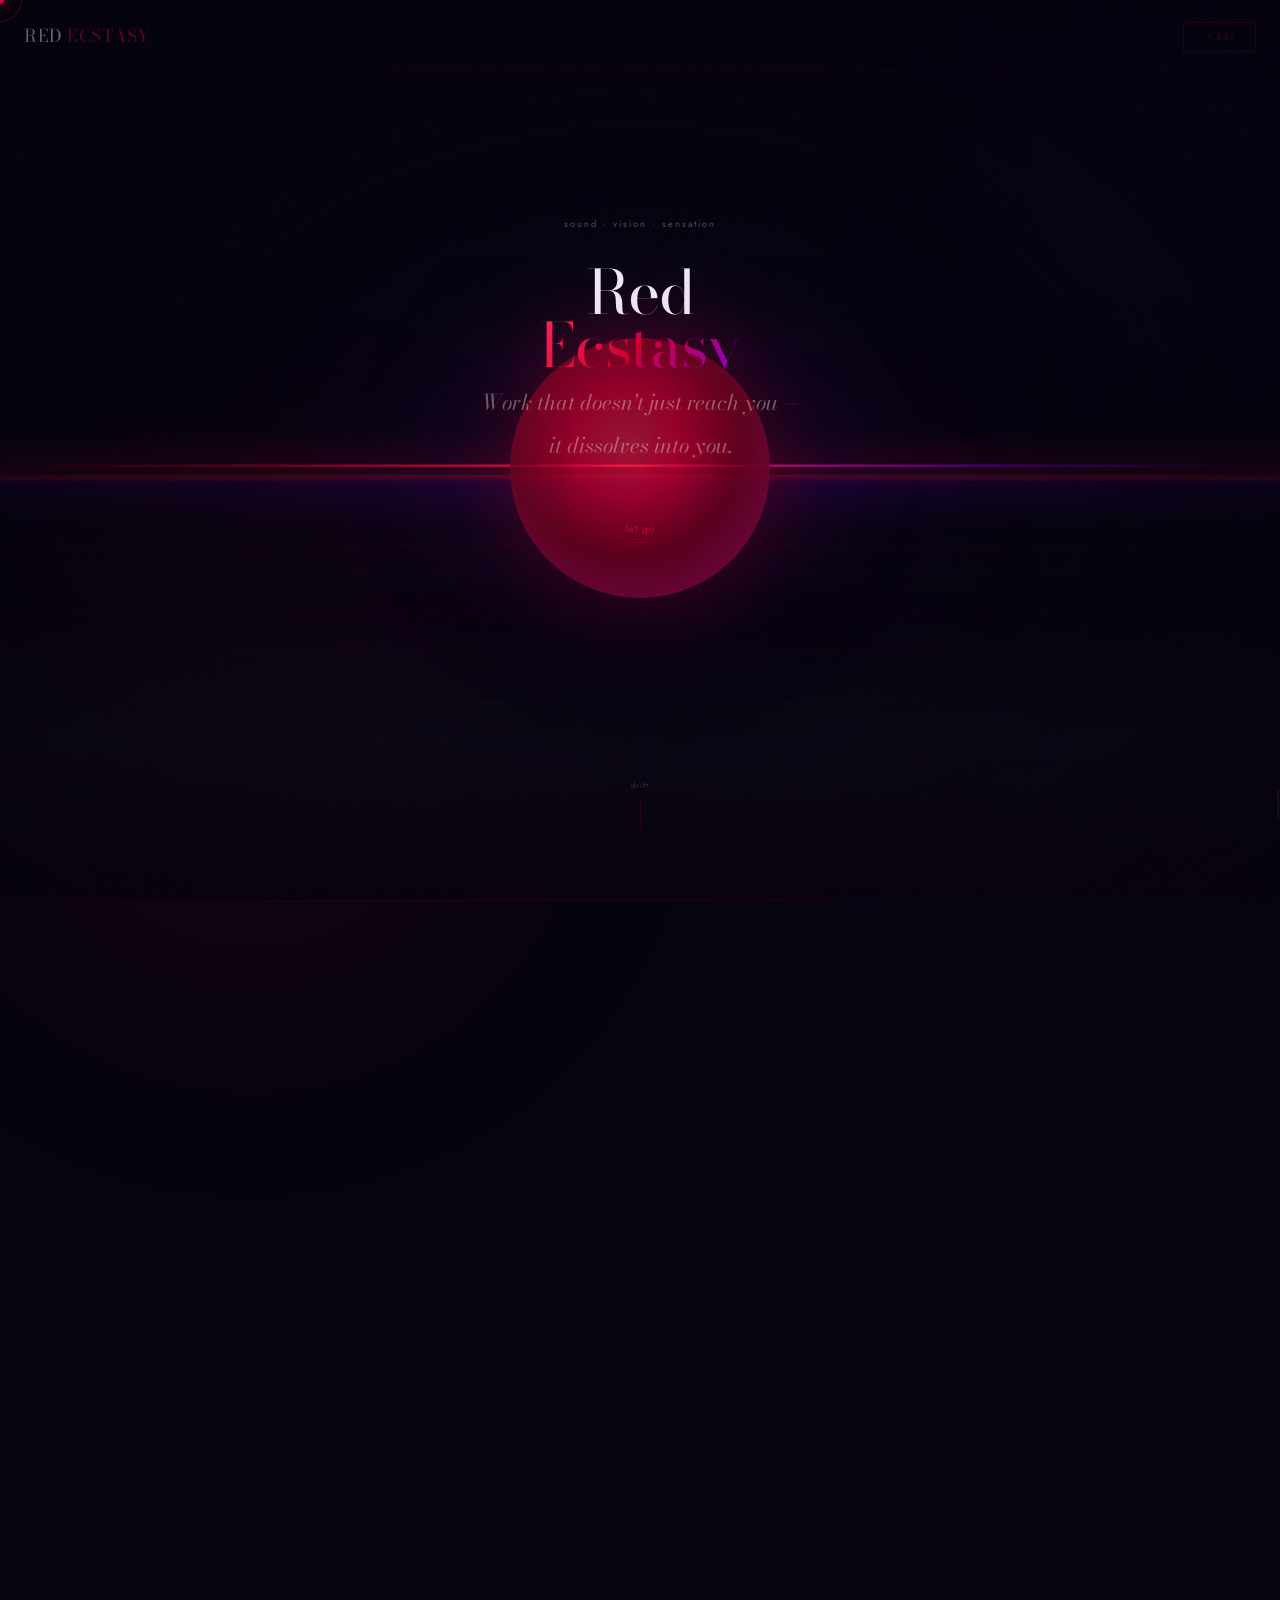
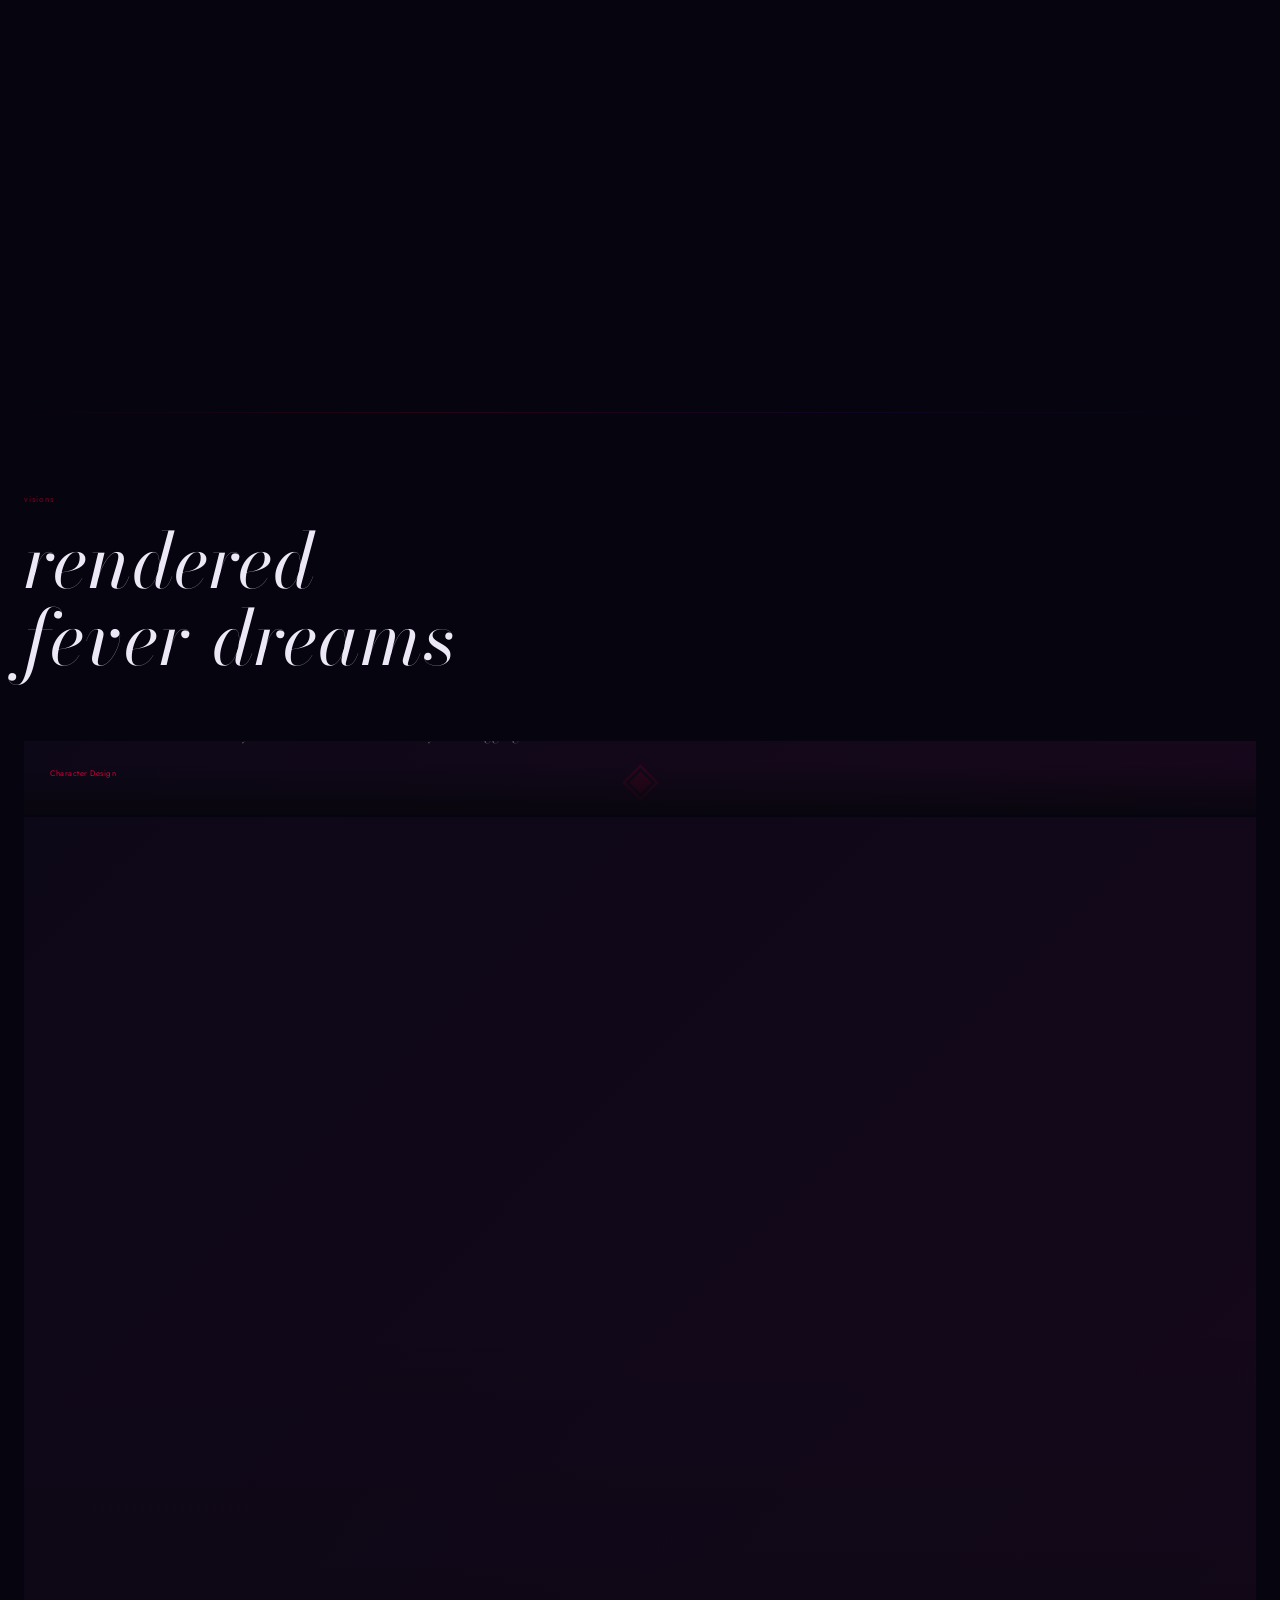
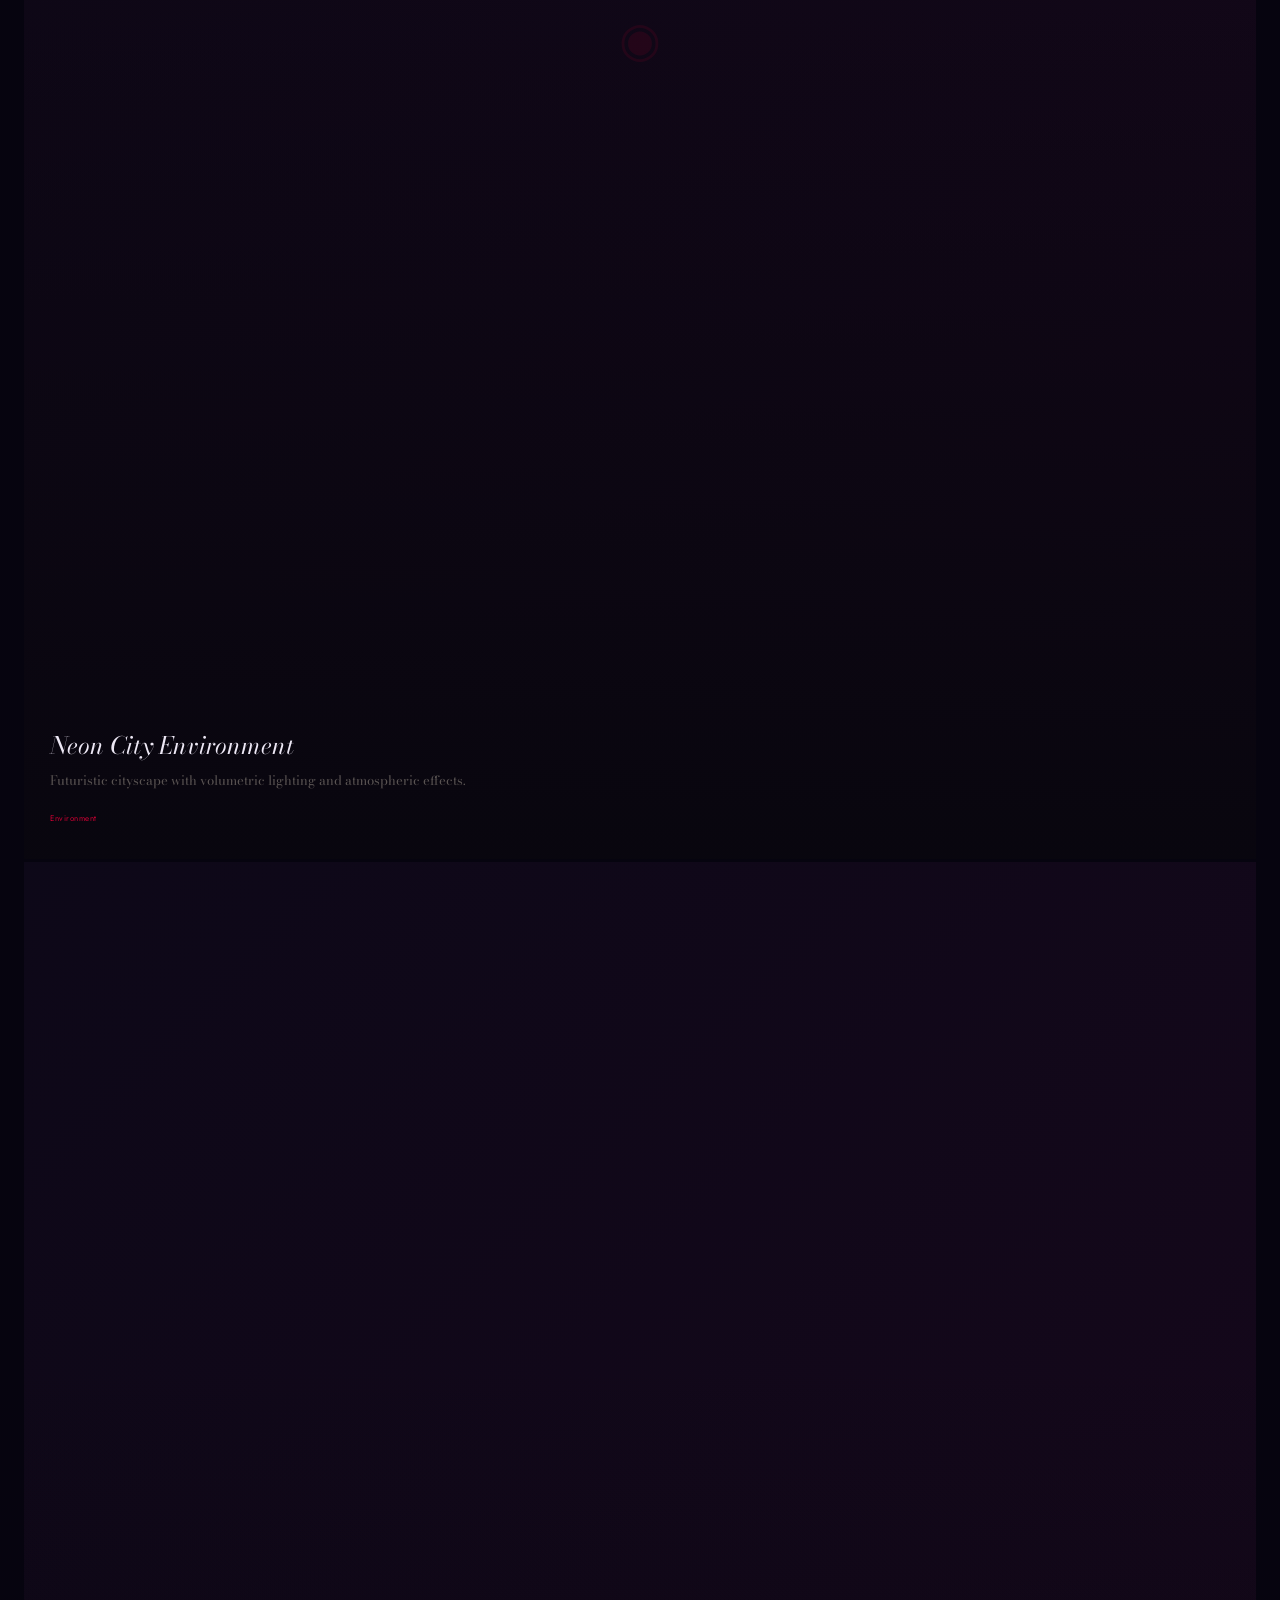
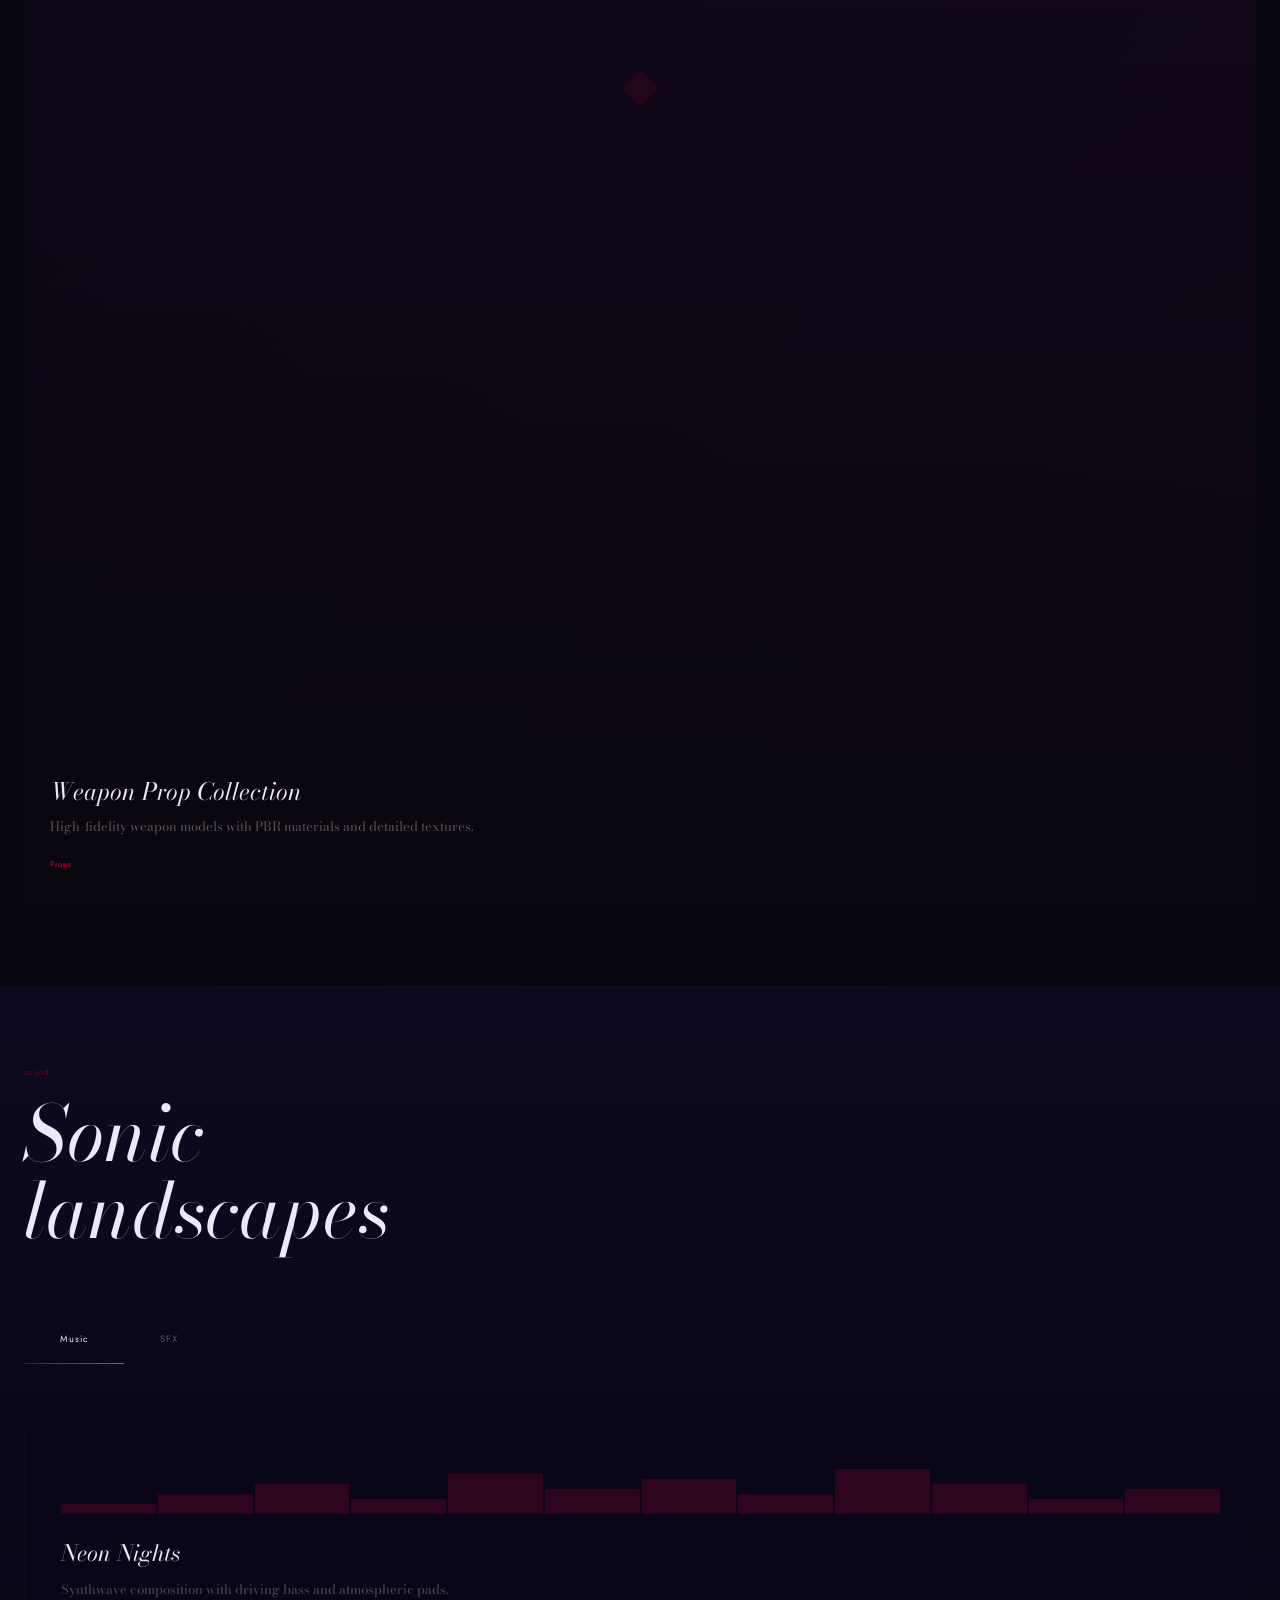
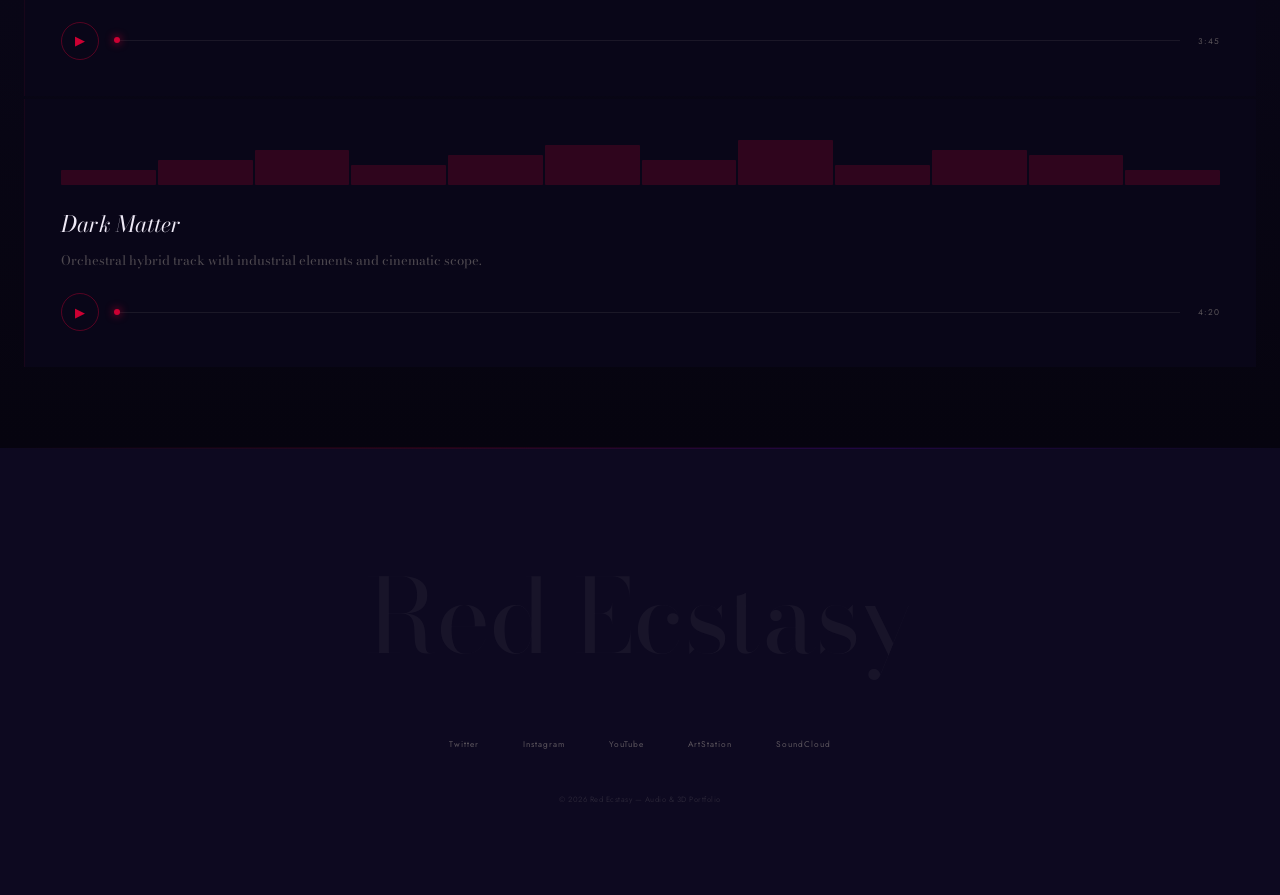
<file: index(5).html>
<!DOCTYPE html>
<html lang="en">
<head>
    <meta charset="UTF-8">
    <meta name="viewport" content="width=device-width, initial-scale=1.0">
    <title>Red Ecstasy | Audio & 3D Portfolio</title>
    <link href="https://fonts.googleapis.com/css2?family=Bodoni+Moda:ital,opsz,wght@0,6..96,300;0,6..96,400;1,6..96,300;1,6..96,400&family=Jost:ital,wght@0,200;0,300;1,200;1,300&family=Tenor+Sans&display=swap" rel="stylesheet">
    <style>
        :root {
            --void: #06040f;
            --deep-indigo: #0d0920;
            --dusk: #150c2a;
            --burnt: #7a0020;
            --amber: #cc0033;
            --gold: #ff2255;
            --ghost: rgba(240,228,210,0.85);
            --mist: rgba(240,228,210,0.35);
            --faint: rgba(240,228,210,0.12);
            --warm-white: #ede8f5;
            --lavender: #6600cc;
            --violet-glow: rgba(102,0,204,0.25);
        }

        * { margin: 0; padding: 0; box-sizing: border-box; }
        html { scroll-behavior: smooth; }

        body {
            background-color: var(--void);
            color: var(--warm-white);
            font-family: 'Bodoni Moda', serif;
            overflow-x: hidden;
            cursor: none;
        }

        /* Custom cursor — drifting heat shimmer */
        .cursor {
            position: fixed;
            width: 8px;
            height: 8px;
            background: var(--amber);
            border-radius: 50%;
            pointer-events: none;
            z-index: 99999;
            transform: translate(-50%, -50%);
            transition: width 0.3s ease, height 0.3s ease;
            box-shadow: 0 0 12px var(--amber), 0 0 30px rgba(200,0,50,0.4);
            mix-blend-mode: screen;
        }
        .cursor-ring {
            position: fixed;
            width: 44px;
            height: 44px;
            border: 1px solid rgba(255,30,80,0.25);
            border-radius: 50%;
            pointer-events: none;
            z-index: 99998;
            transform: translate(-50%, -50%);
            transition: width 0.5s ease, height 0.5s ease;
        }

        /* Scrollbar */
        ::-webkit-scrollbar { width: 2px; }
        ::-webkit-scrollbar-track { background: var(--void); }
        ::-webkit-scrollbar-thumb { background: var(--burnt); }

        /* Film grain overlay */
        body::before {
            content: '';
            position: fixed;
            top: 0; left: 0;
            width: 100%; height: 100%;
            background-image: url("data:image/svg+xml,%3Csvg viewBox='0 0 512 512' xmlns='http://www.w3.org/2000/svg'%3E%3Cfilter id='n'%3E%3CfeTurbulence type='fractalNoise' baseFrequency='0.75' numOctaves='4' stitchTiles='stitch'/%3E%3C/filter%3E%3Crect width='100%25' height='100%25' filter='url(%23n)' opacity='0.04'/%3E%3C/svg%3E");
            opacity: 0.55;
            pointer-events: none;
            z-index: 9997;
            mix-blend-mode: overlay;
        }

        /* Horizon haze — the purgatory glow */
        body::after {
            content: '';
            position: fixed;
            bottom: 0; left: 0;
            width: 100%; height: 35vh;
            background: linear-gradient(0deg,
                rgba(100,0,30,0.08) 0%,
                rgba(155,142,196,0.04) 50%,
                transparent 100%
            );
            pointer-events: none;
            z-index: 1;
        }

        /* NAV */
        nav {
            position: fixed;
            top: 0;
            width: 100%;
            z-index: 1000;
            padding: 32px 70px;
            display: flex;
            justify-content: space-between;
            align-items: center;
        }
        nav::after {
            content: '';
            position: absolute;
            bottom: 0; left: 0;
            width: 100%; height: 1px;
            background: linear-gradient(90deg, transparent, rgba(100,0,30,0.2), rgba(130,0,60,0.15), transparent);
        }
        .logo {
            font-family: 'Bodoni Moda', serif;
            font-size: 1.1rem;
            color: var(--warm-white);
            letter-spacing: 0.5px;
            text-transform: none;
        }
        .logo span { color: var(--amber); }
        .nav-links {
            display: flex;
            gap: 44px;
            list-style: none;
        }
        .nav-links a {
            font-family: 'Jost', sans-serif;
            font-size: 0.6rem;
            color: var(--mist);
            text-decoration: none;
            letter-spacing: 1px;
            text-transform: none;
            transition: color 0.6s ease;
        }
        .nav-links a:hover { color: var(--gold); }

        /* HERO */
        .hero {
            height: 100vh;
            display: flex;
            align-items: center;
            justify-content: center;
            position: relative;
            overflow: hidden;
        }

        .hero-canvas {
            position: absolute;
            top: 0; left: 0;
            width: 100%; height: 100%;
        }

        /* Desert dune silhouette SVG layer */
        .dune-layer {
            position: absolute;
            top: 0; left: 0;
            width: 100%; height: 100%;
            pointer-events: none;
            z-index: 0;
        }

        /* Psychedelic drip lines — Tame Impala liquid */
        .drip-lines {
            position: absolute;
            top: 0; left: 0;
            width: 100%;
            height: 100%;
            pointer-events: none;
            overflow: hidden;
        }
        .drip-line {
            position: absolute;
            top: 0;
            width: 1px;
            height: 100%;
            background: linear-gradient(180deg,
                transparent 0%,
                rgba(100,0,30,0.04) 15%,
                rgba(255,30,80,0.18) 45%,
                rgba(155,142,196,0.3) 60%,
                rgba(120,80,200,0.1) 75%,
                transparent 100%
            );
            animation: dripWaver var(--dur, 6s) ease-in-out infinite;
            animation-delay: var(--delay, 0s);
            transform-origin: top center;
        }
        @keyframes dripWaver {
            0%, 100% { opacity: 0.2; transform: skewX(0deg) scaleY(1); }
            25% { opacity: 0.7; transform: skewX(0.5deg) scaleY(1.01); }
            75% { opacity: 0.4; transform: skewX(-0.3deg) scaleY(0.99); }
        }

        /* Sun orb — amber desert sun melting into violet */
        .orb {
            position: absolute;
            width: 260px;
            height: 260px;
            border-radius: 50%;
            background: radial-gradient(circle at 45% 40%,
                rgba(255,40,80,0.5) 0%,
                rgba(200,0,50,0.7) 25%,
                rgba(100,0,30,0.85) 55%,
                rgba(100,0,60,0.95) 80%,
                rgba(8,6,14,1) 100%
            );
            box-shadow:
                0 0 80px rgba(200,0,50,0.25),
                0 0 200px rgba(100,0,30,0.1),
                0 0 400px rgba(60,0,120,0.08),
                inset 0 0 60px rgba(255,80,80,0.1);
            animation: orbPulse 8s ease-in-out infinite;
            top: 20%;
        }
        @keyframes pillFloat {
            0%, 100% { transform: translateY(0) scale(1); }
            50% { transform: translateY(-12px) scale(1.02); }
        }

        .hero-content {
            position: relative;
            z-index: 2;
            text-align: center;
            display: flex;
            flex-direction: column;
            align-items: center;
        }

        .title-drip-wrap {
            position: relative;
            display: inline-block;
            margin-bottom: 8px;
        }
        .hero h1 {
            font-family: 'Bodoni Moda', serif;
            font-size: clamp(4.5rem, 13vw, 10rem);
            font-weight: 300;
            line-height: 0.88;
            letter-spacing: -1px;
            color: var(--warm-white);
            text-shadow: 0 0 60px rgba(255,255,255,0.08);
            margin-bottom: 0;
            position: relative;
        }
        .hero h1 .red-word {
            color: var(--amber);
            display: block;
            background: linear-gradient(135deg, #ff2255, #cc0033, #8800cc);
            -webkit-background-clip: text;
            -webkit-text-fill-color: transparent;
            background-clip: text;
            filter: drop-shadow(0 0 30px rgba(200,0,50,0.4));
        }
        .drip-canvas { display: none; }

        .hero-eyebrow {
            font-family: 'Jost', sans-serif;
            font-size: 0.58rem;
            letter-spacing: 2px;
            color: var(--mist);
            text-transform: none;
            margin-bottom: 36px;
            animation: fadeUp 2s ease forwards;
            animation-delay: 0.8s;
            opacity: 0;
        }

        .hero-desc {
            max-width: 460px;
            font-size: 1.2rem;
            font-weight: 400;
            font-style: italic;
            line-height: 1.9;
            color: rgba(240,228,210,0.45);
            margin-bottom: 54px;
            animation: fadeUp 2s ease forwards;
            animation-delay: 1.2s;
            opacity: 0;
        }

        .hero-cta {
            font-family: 'Jost', sans-serif;
            font-size: 0.62rem;
            letter-spacing: 1px;
            color: var(--amber);
            text-decoration: none;
            text-transform: none;
            border-bottom: 1px solid rgba(200,0,50,0.3);
            padding-bottom: 6px;
            transition: all 0.6s ease;
            animation: fadeUp 2s ease forwards;
            animation-delay: 1.5s;
            opacity: 0;
        }
        .hero-cta:hover {
            color: var(--gold);
            border-bottom-color: var(--gold);
            letter-spacing: 2px;
        }

        /* Scroll hint */
        .scroll-hint {
            position: absolute;
            bottom: 44px;
            left: 50%;
            transform: translateX(-50%);
            display: flex;
            flex-direction: column;
            align-items: center;
            gap: 10px;
            opacity: 0.25;
            animation: scrollFade 3s ease-in-out infinite;
        }
        .scroll-hint span {
            font-family: 'Jost', sans-serif;
            font-size: 0.48rem;
            letter-spacing: 1px;
            color: var(--warm-white);
            text-transform: none;
        }
        .scroll-line {
            width: 1px;
            height: 55px;
            background: linear-gradient(180deg, var(--amber), transparent);
            animation: scrollLine 2.2s ease-in-out infinite;
        }
        @keyframes scrollLine { 0% { transform: scaleY(0); transform-origin: top; } 50% { transform: scaleY(1); transform-origin: top; } 51% { transform-origin: bottom; } 100% { transform: scaleY(0); transform-origin: bottom; } }
        @keyframes scrollFade { 0%, 100% { opacity: 0.15; } 50% { opacity: 0.5; } }

        @keyframes fadeUp {
            from { opacity: 0; transform: translateY(28px); }
            to { opacity: 1; transform: translateY(0); }
        }

        /* SECTIONS */
        section {
            padding: 130px 70px;
            position: relative;
            opacity: 0;
            transform: translateY(40px);
            transition: opacity 1.2s ease, transform 1.2s ease;
        }
        section.visible {
            opacity: 1;
            transform: translateY(0);
        }

        .section-label {
            font-family: 'Jost', sans-serif;
            font-size: 0.52rem;
            letter-spacing: 1px;
            color: var(--burnt);
            text-transform: none;
            margin-bottom: 18px;
        }
        .section-title {
            font-family: 'Bodoni Moda', serif;
            font-size: clamp(2.8rem, 6vw, 5.5rem);
            font-weight: 400;
            font-style: italic;
            color: var(--warm-white);
            line-height: 1;
            margin-bottom: 64px;
        }

        /* Divider — heat shimmer line */
        .divider {
            width: 100%;
            height: 1px;
            background: linear-gradient(90deg, transparent, rgba(100,0,30,0.3), rgba(110,0,200,0.2), rgba(100,0,30,0.15), transparent);
        }

        /* ABOUT */
        .about-section {
            background: linear-gradient(180deg, var(--void) 0%, var(--deep-indigo) 100%);
        }
        .about-layout {
            display: grid;
            grid-template-columns: 1fr 1fr;
            gap: 110px;
            align-items: start;
            max-width: 1200px;
        }
        .about-text p {
            font-size: 1.15rem;
            font-weight: 400;
            line-height: 2.1;
            color: rgba(240,228,210,0.55);
            margin-bottom: 24px;
        }
        .about-text p em {
            color: var(--gold);
            font-style: italic;
        }

        /* Rotating planet rings */
        .about-visual {
            display: flex;
            align-items: center;
            justify-content: center;
            height: 400px;
            position: relative;
        }
        .ring {
            position: absolute;
            border-radius: 50%;
            border: 1px solid;
        }
        .ring-1 { width: 300px; height: 300px; border-color: rgba(200,0,50,0.2); animation: morphBlob1 20s ease-in-out infinite; }
        .ring-2 { width: 240px; height: 240px; border-color: rgba(102,0,204,0.15); animation: morphBlob2 15s ease-in-out infinite; }
        .ring-3 { width: 180px; height: 180px; border-color: rgba(255,30,80,0.12); animation: morphBlob3 10s ease-in-out infinite; }
        .ring-dot {
            position: absolute;
            width: 5px; height: 5px;
            border-radius: 50%;
            background: var(--amber);
            box-shadow: 0 0 12px var(--amber);
        }
        .ring-1 .ring-dot { top: -2.5px; left: 50%; transform: translateX(-50%); }
        .ring-2 .ring-dot { top: -2.5px; left: 50%; transform: translateX(-50%); background: var(--burnt); box-shadow: 0 0 12px var(--burnt); }
        @keyframes morphBlob1 {
            0%, 100% { transform: rotate(0deg) scale(1); opacity: 0.6; }
            50% { transform: rotate(180deg) scale(1.05); opacity: 1; }
        }
        @keyframes morphBlob2 {
            0%, 100% { transform: rotate(0deg) scale(1); opacity: 0.5; }
            50% { transform: rotate(-180deg) scale(1.08); opacity: 0.9; }
        }
        @keyframes morphBlob3 {
            0%, 100% { transform: rotate(0deg) scale(1); opacity: 0.7; }
            50% { transform: rotate(270deg) scale(0.92); opacity: 0.4; }
        }

        .ring-center {
            width: 90px; height: 90px;
            border-radius: 50%;
            background: radial-gradient(circle at 40% 38%, rgba(255,30,80,0.3), rgba(100,0,30,0.5), rgba(8,6,14,1));
            display: flex; align-items: center; justify-content: center;
            font-family: 'Bodoni Moda', serif;
            font-size: 1rem;
            color: var(--warm-white);
            letter-spacing: 2px;
            position: relative;
            z-index: 2;
            box-shadow: 0 0 50px rgba(100,0,30,0.3), 0 0 100px rgba(120,0,60,0.15);
        }

        .skills-list {
            display: flex;
            flex-wrap: wrap;
            gap: 10px;
            margin-top: 44px;
        }
        .skill-tag {
            font-family: 'Jost', sans-serif;
            font-size: 0.58rem;
            letter-spacing: 2px;
            color: var(--mist);
            border: 1px solid rgba(200,0,50,0.2);
            padding: 9px 20px;
            text-transform: none;
            transition: all 0.5s ease;
            cursor: default;
            background: transparent;
        }
        .skill-tag:hover {
            color: var(--gold);
            border-color: rgba(255,30,80,0.5);
            background: rgba(200,0,50,0.04);
        }

        /* GALLERY */
        .modeling-section { background: var(--void); }
        .gallery-grid {
            display: grid;
            grid-template-columns: repeat(3, 1fr);
            gap: 3px;
        }
        .gallery-item {
            position: relative;
            aspect-ratio: 3/4;
            overflow: hidden;
            background: var(--deep-indigo);
            cursor: none;
        }
        .gallery-item::before {
            content: '';
            position: absolute;
            inset: 0;
            background: linear-gradient(180deg,
                transparent 30%,
                rgba(8,6,14,0.97) 100%
            );
            z-index: 1;
            transition: opacity 0.7s ease;
        }
        .gallery-item:hover::before { opacity: 0.4; }
        .gallery-item:hover .gallery-overlay { opacity: 1; transform: translateY(0); }

        .gallery-media-placeholder {
            width: 100%;
            height: 100%;
            display: flex;
            align-items: center;
            justify-content: center;
            background: linear-gradient(135deg, var(--deep-indigo), rgba(100,0,30,0.3) 200%);
            transition: transform 0.9s ease;
        }
        .gallery-item:hover .gallery-media-placeholder { transform: scale(1.06); }

        .placeholder-icon {
            font-size: 3rem;
            opacity: 0.15;
            color: var(--amber);
        }

        .gallery-overlay {
            position: absolute;
            bottom: 0; left: 0; right: 0;
            padding: 32px 26px;
            z-index: 2;
            opacity: 1;
            transition: all 0.5s ease;
        }
        .gallery-overlay h3 {
            font-family: 'Bodoni Moda', serif;
            font-size: 1.5rem;
            font-weight: 400;
            font-style: italic;
            color: var(--warm-white);
            margin-bottom: 6px;
        }
        .gallery-overlay p {
            font-size: 0.82rem;
            color: var(--mist);
            line-height: 1.6;
            margin-bottom: 12px;
        }
        .gallery-tag-sm {
            font-family: 'Jost', sans-serif;
            font-size: 0.5rem;
            letter-spacing: 0.5px;
            color: var(--amber);
            text-transform: none;
        }

        .gallery-item.wide {
            grid-column: span 2;
            aspect-ratio: auto;
        }

        /* AUDIO */
        .audio-section {
            background: linear-gradient(180deg, var(--deep-indigo) 0%, var(--void) 100%);
        }
        .audio-tabs {
            display: flex;
            gap: 0;
            margin-bottom: 64px;
            border-bottom: 1px solid rgba(100,0,30,0.15);
        }
        .tab-btn {
            font-family: 'Jost', sans-serif;
            font-size: 0.58rem;
            letter-spacing: 1px;
            color: var(--mist);
            background: transparent;
            border: none;
            padding: 18px 36px;
            cursor: none;
            text-transform: none;
            position: relative;
            transition: color 0.4s ease;
        }
        .tab-btn::after {
            content: '';
            position: absolute;
            bottom: -1px; left: 0;
            width: 0; height: 1px;
            background: linear-gradient(90deg, var(--burnt), var(--gold));
            transition: width 0.5s ease;
        }
        .tab-btn.active { color: var(--warm-white); }
        .tab-btn.active::after, .tab-btn:hover::after { width: 100%; }
        .tab-btn:hover { color: rgba(240,228,210,0.7); }

        .audio-grid {
            display: grid;
            grid-template-columns: repeat(auto-fill, minmax(360px, 1fr));
            gap: 3px;
        }
        .audio-card {
            background: var(--deep-indigo);
            padding: 36px;
            border-left: 1px solid rgba(200,0,50,0.08);
            transition: all 0.6s ease;
            position: relative;
            overflow: hidden;
        }
        .audio-card::before {
            content: '';
            position: absolute;
            top: 0; left: 0;
            width: 100%; height: 100%;
            background: linear-gradient(135deg, rgba(100,0,30,0.04) 0%, rgba(155,142,196,0.04) 100%);
            opacity: 0;
            transition: opacity 0.6s ease;
        }
        .audio-card:hover::before { opacity: 1; }
        .audio-card:hover { border-left-color: var(--burnt); }

        .audio-visualizer {
            height: 50px;
            display: flex;
            align-items: flex-end;
            gap: 2px;
            margin-bottom: 22px;
        }
        .bar {
            flex: 1;
            background: rgba(200,0,50,0.5);
            border-radius: 1px;
            transition: height 0.3s ease;
            opacity: 0.4;
        }
        .audio-card.playing .bar {
            animation: waveBar 0.7s ease-in-out infinite alternate;
            opacity: 1;
        }
        .audio-card.playing .bar:nth-child(odd) { background: var(--amber); }
        .audio-card.playing .bar:nth-child(even) { background: var(--lavender); animation-delay: 0.15s; }
        .audio-card.playing .bar:nth-child(3n) { animation-delay: 0.3s; }
        @keyframes waveBar {
            from { transform: scaleY(0.25); }
            to { transform: scaleY(1); }
        }

        .audio-card h3 {
            font-family: 'Bodoni Moda', serif;
            font-size: 1.4rem;
            font-weight: 400;
            font-style: italic;
            color: var(--warm-white);
            margin-bottom: 8px;
        }
        .audio-card p {
            font-size: 0.82rem;
            color: rgba(240,228,210,0.3);
            line-height: 1.7;
            margin-bottom: 22px;
        }
        .audio-controls {
            display: flex;
            align-items: center;
            gap: 18px;
        }
        .play-btn {
            width: 38px; height: 38px;
            border-radius: 50%;
            border: 1px solid rgba(200,0,50,0.4);
            background: transparent;
            color: var(--amber);
            font-size: 0.8rem;
            cursor: none;
            display: flex;
            align-items: center;
            justify-content: center;
            transition: all 0.5s ease;
            flex-shrink: 0;
        }
        .play-btn:hover {
            background: rgba(200,0,50,0.08);
            border-color: var(--gold);
            box-shadow: 0 0 25px rgba(200,0,50,0.2);
        }
        .progress-bar {
            flex: 1;
            height: 1px;
            background: rgba(240,228,210,0.08);
            cursor: pointer;
            position: relative;
        }
        .progress-fill {
            height: 100%;
            background: linear-gradient(90deg, var(--burnt), var(--gold));
            width: 0%;
            transition: width 0.1s linear;
            position: relative;
        }
        .progress-fill::after {
            content: '';
            position: absolute;
            right: -3px; top: -3px;
            width: 6px; height: 6px;
            border-radius: 50%;
            background: var(--amber);
            box-shadow: 0 0 8px var(--amber);
        }
        .time {
            font-family: 'Jost', sans-serif;
            font-size: 0.52rem;
            color: var(--mist);
            letter-spacing: 1px;
            flex-shrink: 0;
        }

        /* FOOTER */
        footer {
            padding: 90px 70px;
            text-align: center;
            position: relative;
            background: var(--deep-indigo);
        }
        footer::before {
            content: '';
            position: absolute;
            top: 0; left: 0; right: 0;
            height: 1px;
            background: linear-gradient(90deg, transparent, rgba(100,0,30,0.3), rgba(110,0,200,0.2), transparent);
        }
        .footer-title {
            font-family: 'Bodoni Moda', serif;
            font-size: clamp(3rem, 8vw, 7rem);
            color: rgba(240,228,210,0.05);
            margin-bottom: 44px;
            letter-spacing: -1px;
        }
        .social-links {
            display: flex;
            justify-content: center;
            gap: 44px;
            margin-bottom: 44px;
        }
        .social-links a {
            font-family: 'Jost', sans-serif;
            font-size: 0.52rem;
            letter-spacing: 1px;
            color: var(--mist);
            text-decoration: none;
            text-transform: none;
            transition: color 0.5s ease;
        }
        .social-links a:hover { color: var(--gold); }
        .copyright {
            font-family: 'Jost', sans-serif;
            font-size: 0.48rem;
            letter-spacing: 0.5px;
            color: rgba(240,228,210,0.12);
        }

        /* Edit mode */
        .edit-toggle {
            position: fixed;
            top: 32px;
            right: 70px;
            z-index: 9999;
            background: transparent;
            border: 1px solid rgba(100,0,30,0.35);
            color: rgba(100,0,30,0.65);
            padding: 8px 22px;
            font-family: 'Jost', sans-serif;
            font-size: 0.52rem;
            letter-spacing: 0.5px;
            cursor: none;
            text-transform: none;
            transition: all 0.4s ease;
            display: none;
        }
        .edit-toggle:hover { border-color: var(--amber); color: var(--amber); background: rgba(200,0,50,0.04); }
        .edit-toggle.active { border-color: #00ff88; color: #00ff88; }

        .export-btn {
            position: fixed;
            bottom: 30px;
            right: 30px;
            z-index: 9999;
            background: transparent;
            border: 1px solid rgba(0,255,136,0.4);
            color: rgba(0,255,136,0.7);
            padding: 12px 24px;
            font-family: 'Jost', sans-serif;
            font-size: 0.52rem;
            letter-spacing: 0.5px;
            cursor: none;
            text-transform: none;
            display: none;
            transition: all 0.4s ease;
        }
        .export-btn:hover { border-color: #00ff88; color: #00ff88; }
        body.edit-mode .export-btn { display: block; }

        body.edit-mode .editable {
            outline: 1px dashed rgba(100,0,30,0.4);
            cursor: text;
        }
        body.edit-mode .editable:hover { background: rgba(100,0,30,0.04); }
        body.edit-mode .deletable .delete-btn { display: flex; }
        body.edit-mode .add-item-btn { display: flex !important; }

        .delete-btn {
            display: none;
            position: absolute;
            top: 10px; right: 10px;
            width: 24px; height: 24px;
            background: var(--burnt);
            color: var(--warm-white);
            border: none;
            font-size: 1rem;
            cursor: pointer;
            z-index: 10;
            align-items: center;
            justify-content: center;
        }
        .delete-btn:hover { background: var(--amber); }

        .add-item-btn {
            display: none;
            align-items: center;
            justify-content: center;
            min-height: 200px;
            border: 1px dashed rgba(100,0,30,0.25);
            color: rgba(100,0,30,0.45);
            font-family: 'Jost', sans-serif;
            font-size: 0.58rem;
            letter-spacing: 0.5px;
            cursor: pointer;
            background: transparent;
            text-transform: none;
            transition: all 0.4s ease;
            flex-direction: column;
            gap: 8px;
        }
        .add-item-btn:hover { border-color: var(--amber); color: var(--amber); }

        /* Auth */
        .auth-overlay {
            display: none;
            position: fixed; top: 0; left: 0;
            width: 100%; height: 100%;
            background: rgba(8,6,14,0.97);
            z-index: 3000;
            justify-content: center;
            align-items: center;
            backdrop-filter: blur(10px);
        }
        .auth-overlay.active { display: flex; }
        .auth-box {
            border: 1px solid rgba(200,0,50,0.2);
            padding: 64px;
            text-align: center;
            max-width: 380px;
            width: 90%;
        }
        .auth-box h3 {
            font-family: 'Bodoni Moda', serif;
            color: var(--warm-white);
            margin-bottom: 8px;
            font-size: 1.1rem;
            letter-spacing: 2px;
        }
        .auth-box p {
            font-family: 'Jost', sans-serif;
            font-size: 0.58rem;
            color: var(--mist);
            letter-spacing: 2px;
            margin-bottom: 32px;
        }
        .auth-box input {
            width: 100%;
            padding: 14px 20px;
            margin-bottom: 20px;
            background: transparent;
            border: 1px solid rgba(200,0,50,0.2);
            color: var(--warm-white);
            font-family: 'Jost', sans-serif;
            font-size: 0.8rem;
            letter-spacing: 1px;
            text-align: center;
        }
        .auth-box input:focus { outline: none; border-color: var(--amber); }
        .auth-btn {
            font-family: 'Jost', sans-serif;
            font-size: 0.58rem;
            letter-spacing: 0.5px;
            color: var(--amber);
            border: 1px solid rgba(200,0,50,0.35);
            background: transparent;
            padding: 12px 28px;
            cursor: pointer;
            text-transform: none;
            transition: all 0.4s ease;
            margin: 4px;
        }
        .auth-btn:hover { background: rgba(200,0,50,0.08); }
        .auth-error { color: var(--burnt); font-size: 0.58rem; font-family: 'Jost', sans-serif; margin-top: 12px; letter-spacing: 2px; display: none; }

        /* Modal */
        .modal-overlay {
            display: none; position: fixed;
            top: 0; left: 0; width: 100%; height: 100%;
            background: rgba(8,6,14,0.96);
            z-index: 2000;
            justify-content: center; align-items: center;
            backdrop-filter: blur(8px);
        }
        .modal-overlay.active { display: flex; }
        .modal {
            border: 1px solid rgba(200,0,50,0.2);
            padding: 54px;
            max-width: 490px;
            width: 90%;
            position: relative;
            background: var(--deep-indigo);
        }
        .modal h3 {
            font-family: 'Bodoni Moda', serif;
            color: var(--warm-white);
            margin-bottom: 26px;
            font-size: 1rem;
            letter-spacing: 2px;
        }
        .modal-input {
            width: 100%; padding: 13px 16px; margin-bottom: 12px;
            background: transparent;
            border: 1px solid rgba(100,0,30,0.18);
            color: var(--warm-white);
            font-family: 'Bodoni Moda', serif;
            font-size: 1rem;
        }
        .modal-input:focus { outline: none; border-color: var(--amber); }
        .modal-btn {
            font-family: 'Jost', sans-serif;
            font-size: 0.58rem;
            letter-spacing: 2px;
            color: var(--amber);
            border: 1px solid rgba(200,0,50,0.35);
            background: transparent;
            padding: 10px 26px;
            cursor: pointer;
            text-transform: none;
            margin-right: 8px; margin-top: 8px;
            transition: all 0.4s ease;
        }
        .modal-btn:hover { background: rgba(200,0,50,0.08); }
        .modal-close {
            position: absolute; top: 22px; right: 26px;
            color: var(--mist); font-size: 1.2rem;
            cursor: pointer; background: none; border: none;
        }
        .file-input-label {
            display: block; padding: 16px;
            border: 1px dashed rgba(100,0,30,0.25);
            color: rgba(100,0,30,0.45);
            text-align: center; cursor: pointer;
            font-family: 'Jost', sans-serif;
            font-size: 0.58rem; letter-spacing: 2px;
            text-transform: none; margin-bottom: 12px;
            transition: all 0.4s ease;
        }
        .file-input-label:hover { border-color: var(--amber); color: var(--amber); }
        input[type="file"] { display: none; }
        .file-name { color: var(--mist); font-size: 0.52rem; margin-top: 6px; }

        /* Toast */
        .toast {
            position: fixed; bottom: 80px; right: 30px;
            border: 1px solid rgba(100,0,30,0.35);
            color: var(--warm-white); background: var(--deep-indigo);
            padding: 14px 26px;
            font-family: 'Jost', sans-serif;
            font-size: 0.52rem; letter-spacing: 0.5px;
            z-index: 10000;
            transform: translateX(150%);
            transition: transform 0.4s ease;
        }
        .toast.show { transform: translateX(0); }

        /* Ambient — distant fire glow and violet aurora */
        .glow-layer {
            position: fixed;
            border-radius: 50%;
            pointer-events: none;
            z-index: 0;
            filter: blur(130px);
            opacity: 0.13;
        }
        .glow-1 {
            width: 700px; height: 700px;
            background: radial-gradient(circle, #cc0033, transparent 70%);
            bottom: -200px; left: -100px;
            animation: glowDrift1 22s ease-in-out infinite;
        }
        .glow-2 {
            width: 500px; height: 500px;
            background: radial-gradient(circle, #5500bb, transparent 70%);
            top: -100px; right: -150px;
            animation: glowDrift2 28s ease-in-out infinite;
        }
        .glow-3 {
            width: 400px; height: 400px;
            background: radial-gradient(circle, var(--amber), transparent 70%);
            top: 40%; right: 20%;
            animation: glowDrift3 35s ease-in-out infinite;
            opacity: 0.03;
        }
        @keyframes glowDrift1 {
            0%, 100% { transform: translate(0, 0); }
            40% { transform: translate(120px, -100px); }
            70% { transform: translate(-40px, 80px); }
        }
        @keyframes glowDrift2 {
            0%, 100% { transform: translate(0, 0); }
            55% { transform: translate(-180px, 120px); }
        }
        @keyframes glowDrift3 {
            0%, 100% { transform: translate(0, 0) scale(1); }
            50% { transform: translate(-60px, 60px) scale(1.2); }
        }

        /* ── Ecstasy: whole-body warmth pulse ── */
        @keyframes voidPulse {
            0%, 100% { background-color: #06040f; }
            50% { background-color: #08061a; }
        }
        body { animation: voidPulse 14s ease-in-out infinite; }

        /* Soft vignette ── feels like closing eyes */
        .vignette {
            position: fixed;
            top: 0; left: 0; right: 0; bottom: 0;
            background: radial-gradient(ellipse at center,
                transparent 30%,
                rgba(4,2,12,0.65) 100%
            );
            pointer-events: none;
            z-index: 9990;
        }

        /* Section backgrounds — warmer, more dissolved */
        .about-section {
            background: linear-gradient(180deg, #06040f 0%, #0d0920 100%) !important;
        }
        .audio-section {
            background: linear-gradient(180deg, #0d0920 0%, #06040f 100%) !important;
        }

        /* Dissolving dividers */
        .divider {
            background: linear-gradient(90deg, transparent, rgba(200,0,50,0.15), rgba(102,0,204,0.1), transparent) !important;
        }

        /* Section title — more feeling, less geometry */
        .section-title {
            font-weight: 300 !important;
            font-style: italic !important;
        }

        /* Gallery placeholder backgrounds — velvet dark */
        .gallery-media-placeholder {
            background: linear-gradient(135deg, #0d0818, rgba(100,0,30,0.25) 200%) !important;
        }

        /* Orb — synthwave sun sitting on the horizon */
        .orb {
            top: 52% !important;
            left: 50% !important;
            transform: translate(-50%, -50%) !important;
            z-index: 0 !important;
            opacity: 1 !important;
            animation: orbPulse 8s ease-in-out infinite !important;
        }
        @keyframes orbPulse {
            0%, 100% { box-shadow: 0 0 80px rgba(200,0,50,0.5), 0 0 200px rgba(102,0,204,0.3), 0 0 500px rgba(80,0,160,0.15), inset 0 0 60px rgba(255,60,60,0.08); filter: brightness(1); }
            50% { box-shadow: 0 0 120px rgba(200,0,50,0.7), 0 0 300px rgba(102,0,204,0.45), 0 0 700px rgba(80,0,160,0.25), inset 0 0 80px rgba(255,60,60,0.12); filter: brightness(1.15); }
        }
        .hero-content {
            z-index: 3 !important;
            margin-top: -140px !important;
        }

        /* Noise overlay softer */
        body::before { opacity: 0.35 !important; }

        /* Skill tags — pill-shaped */
        .skill-tag {
            border-radius: 4px !important;
            padding: 8px 22px !important;
        }

        /* Play button — pill */
        .play-btn { border-radius: 50% !important; }

        /* Audio card backgrounds — deeper velvet */
        .audio-card {
            background: #090618 !important;
        }

        /* Progress fill glow */
        .progress-fill {
            box-shadow: 0 0 10px rgba(200,0,50,0.4) !important;
        }

        /* Hero desc — more weight */
        .hero-desc {
            font-size: 1.35rem !important;
            line-height: 2 !important;
            color: rgba(240,228,210,0.4) !important;
        }
            nav { padding: 22px 24px; }
            .nav-links { display: none; }
            section { padding: 80px 24px; }
            .about-layout { grid-template-columns: 1fr; gap: 50px; }
            .gallery-grid { grid-template-columns: 1fr; }
            .gallery-item.wide { grid-column: span 1; }
            .audio-grid { grid-template-columns: 1fr; }
            .edit-toggle { top: 22px; right: 24px; }
            .hero h1 { font-size: 3.8rem; }
        }
    </style>
</head>
<body>

    <div class="vignette"></div>
    <div class="cursor" id="cursor"></div>
    <div class="cursor-ring" id="cursorRing"></div>

    <div class="glow-layer glow-1"></div>
    <div class="glow-layer glow-2"></div>
    <div class="glow-layer glow-3"></div>

    <!-- Auth -->
    <div class="auth-overlay" id="authOverlay">
        <div class="auth-box">
            <h3>Authorization</h3>
            <p>Enter password to access edit mode</p>
            <input type="password" id="authPassword" placeholder="· · · · · · · ·" onkeydown="if(event.key==='Enter')checkPassword()">
            <div>
                <button class="auth-btn" onclick="checkPassword()">Unlock</button>
                <button class="auth-btn" onclick="closeAuth()">Cancel</button>
            </div>
            <div class="auth-error" id="authError">incorrect password</div>
        </div>
    </div>

    <button class="edit-toggle" id="editToggle" onclick="requestEditMode()">✎ Edit</button>
    <button class="export-btn" onclick="exportSite()">↓ Export</button>

    <!-- Nav -->
    <nav>
        <div class="logo editable" data-field="logo">RED <span>ECSTASY</span></div>
        <ul class="nav-links">
            <li><a href="#home">Home</a></li>
            <li><a href="#about">About</a></li>
            <li><a href="#modeling">Work</a></li>
            <li><a href="#audio">Audio</a></li>
            <li><a href="#contact">Contact</a></li>
        </ul>
    </nav>

    <!-- Hero -->
    <section class="hero" id="home" style="opacity:1;transform:none;">
        <canvas class="hero-canvas" id="heroCanvas"></canvas>

        <!-- Synthwave horizon atmosphere -->
        <svg class="dune-layer" viewBox="0 0 1440 500" preserveAspectRatio="none" xmlns="http://www.w3.org/2000/svg">
            <defs>
                <radialGradient id="orbAtmos" cx="50%" cy="52%" r="38%">
                    <stop offset="0%" stop-color="#cc0033" stop-opacity="0.18"/>
                    <stop offset="40%" stop-color="#8800cc" stop-opacity="0.08"/>
                    <stop offset="100%" stop-color="#06040f" stop-opacity="0"/>
                </radialGradient>
                <linearGradient id="horizonLine" x1="0" y1="0" x2="1" y2="0">
                    <stop offset="0%" stop-color="#cc0033" stop-opacity="0"/>
                    <stop offset="20%" stop-color="#cc0033" stop-opacity="0.4"/>
                    <stop offset="50%" stop-color="#ff2255" stop-opacity="0.9"/>
                    <stop offset="80%" stop-color="#6600cc" stop-opacity="0.4"/>
                    <stop offset="100%" stop-color="#6600cc" stop-opacity="0"/>
                </linearGradient>
                <linearGradient id="groundFade" x1="0" y1="0" x2="0" y2="1">
                    <stop offset="0%" stop-color="#06040f" stop-opacity="0"/>
                    <stop offset="100%" stop-color="#06040f" stop-opacity="1"/>
                </linearGradient>
            </defs>
            <!-- Atmosphere glow around orb -->
            <rect width="1440" height="500" fill="url(#orbAtmos)"/>
            <!-- Horizon line -->
            <rect x="0" y="258" width="1440" height="1.5" fill="url(#horizonLine)"/>
            <!-- Second faint horizon line -->
            <rect x="0" y="264" width="1440" height="0.7" fill="url(#horizonLine)" opacity="0.3"/>
            <!-- Ground darkening -->
            <rect x="0" y="260" width="1440" height="240" fill="url(#groundFade)"/>
        </svg>



        <div class="orb"></div>

        <div class="hero-content">
            <p class="hero-eyebrow editable" data-field="heroEyebrow">sound · vision · sensation</p>
            <div class="title-drip-wrap">
                <h1 class="editable" data-field="heroTitle">
                    <span class="red-drip-word" id="redWord">Red</span><br><span class="red-word">Ecstasy</span>
                </h1>
                <canvas id="dripCanvas" class="drip-canvas"></canvas>
            </div>
            <p class="hero-desc editable" data-field="heroDesc">
                Work that doesn't just reach you —<br>it dissolves into you.
            </p>
            <a href="#modeling" class="hero-cta editable" data-field="heroCta">let go</a>
        </div>

        <div class="scroll-hint">
            <span>drift</span>
            <div class="scroll-line"></div>
        </div>
    </section>

    <div class="divider"></div>

    <!-- About -->
    <section class="about-section" id="about">
        <p class="section-label">feel everything</p>
        <div class="about-layout">
            <div class="about-text">
                <h2 class="section-title editable" data-field="aboutTitle">Who<br><em>I am</em></h2>
                <p class="editable" data-field="aboutP1">
                    I'm Red Ecstasy — a multidisciplinary creative living in the space between <em>sound and image</em>. The work I make doesn't perform for you. It pulls you in.
                </p>
                <p class="editable" data-field="aboutP2">
                    Whether it's a sound effect that hits before your brain catches up, a track that rewires the room, or a 3D world that feels too real to be rendered — I build things that <em>stick to you</em>.
                </p>
                <div class="skills-list">
                    <span class="skill-tag editable deletable" data-field="skill">Audio SFX<button class="delete-btn" onclick="deleteItem(this)">×</button></span>
                    <span class="skill-tag editable deletable" data-field="skill">Music Composition<button class="delete-btn" onclick="deleteItem(this)">×</button></span>
                    <span class="skill-tag editable deletable" data-field="skill">3D Modeling<button class="delete-btn" onclick="deleteItem(this)">×</button></span>
                    <span class="skill-tag editable deletable" data-field="skill">Sound Design<button class="delete-btn" onclick="deleteItem(this)">×</button></span>
                    <span class="skill-tag editable deletable" data-field="skill">Blender<button class="delete-btn" onclick="deleteItem(this)">×</button></span>
                    <span class="skill-tag editable deletable" data-field="skill">Unreal Engine<button class="delete-btn" onclick="deleteItem(this)">×</button></span>
                    <span class="skill-tag editable deletable" data-field="skill">FL Studio<button class="delete-btn" onclick="deleteItem(this)">×</button></span>
                    <span class="skill-tag editable deletable" data-field="skill">Pro Tools<button class="delete-btn" onclick="deleteItem(this)">×</button></span>
                    <button class="skill-tag" onclick="addSkill()" style="display:none;border-style:dashed;" id="addSkillBtn">+ Add</button>
                </div>
            </div>
            <div class="about-visual">
                <div class="ring ring-1"><div class="ring-dot"></div></div>
                <div class="ring ring-2"><div class="ring-dot"></div></div>
                <div class="ring ring-3"></div>
                <div class="ring-center editable" data-field="visualText">♥</div>
            </div>
        </div>
    </section>

    <div class="divider"></div>

    <!-- 3D Modeling -->
    <section class="modeling-section" id="modeling">
        <p class="section-label">visions</p>
        <h2 class="section-title editable" data-field="modelTitle">rendered<br><em>fever dreams</em></h2>
        <div class="gallery-grid" id="modelGallery">
            <div class="gallery-item wide deletable" style="position:relative;">
                <button class="delete-btn" onclick="deleteItem(this)">×</button>
                <div class="gallery-media-placeholder editable-media" onclick="changeMedia(this)" style="background:linear-gradient(135deg,#0d080d,#3a0010);">
                    <span class="placeholder-icon">◈</span>
                </div>
                <div class="gallery-overlay">
                    <h3 class="editable" data-field="itemTitle">Cyberpunk Character</h3>
                    <p class="editable" data-field="itemDesc">Detailed character model with cybernetic enhancements and dynamic rigging.</p>
                    <span class="gallery-tag-sm editable" data-field="itemTag">Character Design</span>
                </div>
            </div>
            <div class="gallery-item deletable" style="position:relative;">
                <button class="delete-btn" onclick="deleteItem(this)">×</button>
                <div class="gallery-media-placeholder editable-media" onclick="changeMedia(this)" style="background:linear-gradient(135deg,#0d080d,#2a0030);">
                    <span class="placeholder-icon">◉</span>
                </div>
                <div class="gallery-overlay">
                    <h3 class="editable" data-field="itemTitle">Neon City Environment</h3>
                    <p class="editable" data-field="itemDesc">Futuristic cityscape with volumetric lighting and atmospheric effects.</p>
                    <span class="gallery-tag-sm editable" data-field="itemTag">Environment</span>
                </div>
            </div>
            <div class="gallery-item deletable" style="position:relative;">
                <button class="delete-btn" onclick="deleteItem(this)">×</button>
                <div class="gallery-media-placeholder editable-media" onclick="changeMedia(this)" style="background:linear-gradient(135deg,#0d080d,#200010);">
                    <span class="placeholder-icon">◆</span>
                </div>
                <div class="gallery-overlay">
                    <h3 class="editable" data-field="itemTitle">Weapon Prop Collection</h3>
                    <p class="editable" data-field="itemDesc">High-fidelity weapon models with PBR materials and detailed textures.</p>
                    <span class="gallery-tag-sm editable" data-field="itemTag">Props</span>
                </div>
            </div>
            <button class="add-item-btn" onclick="openModal('model')">
                <span>+</span><span>Add Model</span>
            </button>
        </div>
    </section>

    <div class="divider"></div>

    <!-- Audio -->
    <section class="audio-section" id="audio">
        <p class="section-label">sound</p>
        <h2 class="section-title editable" data-field="audioTitle">Sonic<br><em>landscapes</em></h2>
        <div class="audio-tabs">
            <button class="tab-btn active" onclick="switchTab('music', event)">Music</button>
            <button class="tab-btn" onclick="switchTab('sfx', event)">SFX</button>
        </div>
        <div id="musicPanel" class="audio-grid">
            <div class="audio-card deletable">
                <button class="delete-btn" onclick="deleteItem(this)">×</button>
                <div class="audio-visualizer">
                    <div class="bar" style="height:20%"></div><div class="bar" style="height:40%"></div><div class="bar" style="height:60%"></div><div class="bar" style="height:30%"></div><div class="bar" style="height:80%"></div><div class="bar" style="height:50%"></div><div class="bar" style="height:70%"></div><div class="bar" style="height:40%"></div><div class="bar" style="height:90%"></div><div class="bar" style="height:60%"></div><div class="bar" style="height:30%"></div><div class="bar" style="height:50%"></div>
                </div>
                <h3 class="editable" data-field="audioName">Neon Nights</h3>
                <p class="editable" data-field="audioDesc">Synthwave composition with driving bass and atmospheric pads.</p>
                <div class="audio-controls">
                    <button class="play-btn" onclick="togglePlay(this)">▶</button>
                    <div class="progress-bar" onclick="seek(event, this)"><div class="progress-fill"></div></div>
                    <span class="time editable" data-field="audioTime">3:45</span>
                </div>
            </div>
            <div class="audio-card deletable">
                <button class="delete-btn" onclick="deleteItem(this)">×</button>
                <div class="audio-visualizer">
                    <div class="bar" style="height:30%"></div><div class="bar" style="height:50%"></div><div class="bar" style="height:70%"></div><div class="bar" style="height:40%"></div><div class="bar" style="height:60%"></div><div class="bar" style="height:80%"></div><div class="bar" style="height:50%"></div><div class="bar" style="height:90%"></div><div class="bar" style="height:40%"></div><div class="bar" style="height:70%"></div><div class="bar" style="height:60%"></div><div class="bar" style="height:30%"></div>
                </div>
                <h3 class="editable" data-field="audioName">Dark Matter</h3>
                <p class="editable" data-field="audioDesc">Orchestral hybrid track with industrial elements and cinematic scope.</p>
                <div class="audio-controls">
                    <button class="play-btn" onclick="togglePlay(this)">▶</button>
                    <div class="progress-bar" onclick="seek(event, this)"><div class="progress-fill"></div></div>
                    <span class="time editable" data-field="audioTime">4:20</span>
                </div>
            </div>
            <button class="add-item-btn" onclick="openModal('music')">
                <span>+</span><span>Add Track</span>
            </button>
        </div>
        <div id="sfxPanel" class="audio-grid" style="display:none;">
            <div class="audio-card deletable">
                <button class="delete-btn" onclick="deleteItem(this)">×</button>
                <div class="audio-visualizer">
                    <div class="bar" style="height:80%"></div><div class="bar" style="height:30%"></div><div class="bar" style="height:60%"></div><div class="bar" style="height:90%"></div><div class="bar" style="height:40%"></div><div class="bar" style="height:70%"></div><div class="bar" style="height:50%"></div><div class="bar" style="height:80%"></div><div class="bar" style="height:30%"></div><div class="bar" style="height:60%"></div><div class="bar" style="height:90%"></div><div class="bar" style="height:40%"></div>
                </div>
                <h3 class="editable" data-field="audioName">Cyber Impact</h3>
                <p class="editable" data-field="audioDesc">Heavy mechanical impact sound with metallic resonance and sub-bass.</p>
                <div class="audio-controls">
                    <button class="play-btn" onclick="togglePlay(this)">▶</button>
                    <div class="progress-bar" onclick="seek(event, this)"><div class="progress-fill"></div></div>
                    <span class="time editable" data-field="audioTime">0:05</span>
                </div>
            </div>
            <div class="audio-card deletable">
                <button class="delete-btn" onclick="deleteItem(this)">×</button>
                <div class="audio-visualizer">
                    <div class="bar" style="height:40%"></div><div class="bar" style="height:70%"></div><div class="bar" style="height:50%"></div><div class="bar" style="height:90%"></div><div class="bar" style="height:60%"></div><div class="bar" style="height:30%"></div><div class="bar" style="height:80%"></div><div class="bar" style="height:50%"></div><div class="bar" style="height:70%"></div><div class="bar" style="height:40%"></div><div class="bar" style="height:90%"></div><div class="bar" style="height:60%"></div>
                </div>
                <h3 class="editable" data-field="audioName">Plasma Charge</h3>
                <p class="editable" data-field="audioDesc">Energy weapon charging sequence with electrical crackle and power build-up.</p>
                <div class="audio-controls">
                    <button class="play-btn" onclick="togglePlay(this)">▶</button>
                    <div class="progress-bar" onclick="seek(event, this)"><div class="progress-fill"></div></div>
                    <span class="time editable" data-field="audioTime">0:08</span>
                </div>
            </div>
            <button class="add-item-btn" onclick="openModal('sfx')">
                <span>+</span><span>Add SFX</span>
            </button>
        </div>
    </section>

    <div class="divider"></div>

    <!-- Footer -->
    <footer id="contact">
        <div class="footer-title editable" data-field="footerLogo">Red Ecstasy</div>
        <div class="social-links">
            <a href="#" class="editable" data-field="social">Twitter</a>
            <a href="#" class="editable" data-field="social">Instagram</a>
            <a href="#" class="editable" data-field="social">YouTube</a>
            <a href="#" class="editable" data-field="social">ArtStation</a>
            <a href="#" class="editable" data-field="social">SoundCloud</a>
        </div>
        <p class="copyright editable" data-field="copyright">© 2026 Red Ecstasy — Audio & 3D Portfolio</p>
    </footer>

    <!-- Modals -->
    <div class="modal-overlay" id="modal">
        <div class="modal">
            <button class="modal-close" onclick="closeModal()">×</button>
            <h3 id="modalTitle">Add Item</h3>
            <input type="text" class="modal-input" id="itemTitle" placeholder="Title">
            <input type="text" class="modal-input" id="itemDesc" placeholder="Description">

            <!-- URL input -->
            <input type="text" class="modal-input" id="itemUrl" placeholder="Paste YouTube / SoundCloud / image URL" oninput="handleUrlInput(this)">
            <div id="urlHint" style="font-family:'Jost',sans-serif;font-size:0.55rem;letter-spacing:2px;color:rgba(100,0,30,0.7);margin-bottom:10px;min-height:16px;"></div>

            <!-- OR divider -->
            <div style="display:flex;align-items:center;gap:12px;margin-bottom:12px;">
                <div style="flex:1;height:1px;background:rgba(192,0,26,0.15);"></div>
                <span style="font-family:'Jost',sans-serif;font-size:0.55rem;letter-spacing:3px;color:rgba(240,228,210,0.2);">OR UPLOAD</span>
                <div style="flex:1;height:1px;background:rgba(192,0,26,0.15);"></div>
            </div>

            <label class="file-input-label" for="itemFile">
                Upload File
                <div class="file-name" id="fileName">No file selected</div>
            </label>
            <input type="file" id="itemFile" accept="video/*,audio/*,image/*" onchange="handleFileSelect(this)">
            <input type="text" class="modal-input" id="itemTag" placeholder="Category tag">
            <button class="modal-btn" onclick="addItem()">Add</button>
            <button class="modal-btn" onclick="closeModal()">Cancel</button>
        </div>
    </div>
    <div class="modal-overlay" id="mediaModal">
        <div class="modal">
            <button class="modal-close" onclick="closeMediaModal()">×</button>
            <h3>Change Media</h3>

            <input type="text" class="modal-input" id="mediaUrl" placeholder="Paste YouTube / SoundCloud / image URL" oninput="handleMediaUrlInput(this)">
            <div id="mediaUrlHint" style="font-family:'Jost',sans-serif;font-size:0.55rem;letter-spacing:2px;color:rgba(100,0,30,0.7);margin-bottom:10px;min-height:16px;"></div>

            <div style="display:flex;align-items:center;gap:12px;margin-bottom:12px;">
                <div style="flex:1;height:1px;background:rgba(192,0,26,0.15);"></div>
                <span style="font-family:'Jost',sans-serif;font-size:0.55rem;letter-spacing:3px;color:rgba(240,228,210,0.2);">OR UPLOAD</span>
                <div style="flex:1;height:1px;background:rgba(192,0,26,0.15);"></div>
            </div>

            <label class="file-input-label" for="mediaFile">
                Upload New Media
                <div class="file-name" id="mediaFileName">No file selected</div>
            </label>
            <input type="file" id="mediaFile" accept="video/*,audio/*,image/*" onchange="handleMediaFileSelect(this)">
            <button class="modal-btn" onclick="confirmMediaChange()">Update</button>
            <button class="modal-btn" onclick="closeMediaModal()">Cancel</button>
        </div>
    </div>

    <div class="toast" id="toast"></div>

    <script>
        // Cursor
        const cursor = document.getElementById('cursor');
        const cursorRing = document.getElementById('cursorRing');
        let mx = 0, my = 0, rx = 0, ry = 0;
        document.addEventListener('mousemove', e => {
            mx = e.clientX; my = e.clientY;
            cursor.style.left = mx + 'px';
            cursor.style.top = my + 'px';
        });
        function animateCursor() {
            rx += (mx - rx) * 0.12;
            ry += (my - ry) *.12;
            cursorRing.style.left = rx + 'px';
            cursorRing.style.top = ry + 'px';
            requestAnimationFrame(animateCursor);
        }
        animateCursor();
        document.querySelectorAll('a, button, .editable, .play-btn, .tab-btn').forEach(el => {
            el.addEventListener('mouseenter', () => {
                cursor.style.width = '18px'; cursor.style.height = '18px';
                cursorRing.style.width = '64px'; cursorRing.style.height = '64px';
            });
            el.addEventListener('mouseleave', () => {
                cursor.style.width = '8px'; cursor.style.height = '8px';
                cursorRing.style.width = '44px'; cursorRing.style.height = '44px';
            });
        });

        // ── SYNTHWAVE HERO CANVAS ──
        const canvas = document.getElementById('heroCanvas');
        const ctx = canvas.getContext('2d');
        let W, H, cx, horizon;
        function resizeCanvas() {
            W = canvas.width = window.innerWidth;
            H = canvas.height = window.innerHeight;
            cx = W / 2;
            horizon = H * 0.52;
        }
        resizeCanvas();
        window.addEventListener('resize', resizeCanvas);

        let t = 0;
        // Radial rings from orb
        let rings = [];
        function spawnRing() {
            rings.push({ r: 0, alpha: 0.22, speed: 0.6 + Math.random() * 0.4, violet: Math.random() > 0.5 });
            setTimeout(spawnRing, 900 + Math.random() * 1400);
        }
        spawnRing();

        function drawCanvas() {
            ctx.clearRect(0, 0, W, H);
            t += 0.004;

            // ── Grid ──
            const COLS = 18;
            const ROW_COUNT = 14;
            const gridW = W * 1.6;
            const gridLeft = (W - gridW) / 2;

            ctx.save();

            // Vertical lines — converge to vanishing point
            for (let i = 0; i <= COLS; i++) {
                const xBottom = gridLeft + (gridW / COLS) * i;
                const prog = i / COLS;
                const alpha = 0.07 + 0.13 * Math.sin(prog * Math.PI);
                ctx.beginPath();
                ctx.moveTo(cx, horizon);
                ctx.lineTo(xBottom, H + 40);
                // color alternates red / violet
                const isViolet = i % 3 === 0;
                ctx.strokeStyle = isViolet
                    ? `rgba(102,0,204,${alpha})`
                    : `rgba(200,0,50,${alpha * 0.8})`;
                ctx.lineWidth = 0.7;
                ctx.stroke();
            }

            // Horizontal lines — perspective scroll animation
            const scrollOffset = (t * 0.18) % 1;
            for (let j = 0; j < ROW_COUNT; j++) {
                const rawP = (j + scrollOffset) / ROW_COUNT;
                const p = Math.pow(rawP, 2.2); // perspective curve
                const y = horizon + (H + 60 - horizon) * p;
                if (y > H + 10) continue;
                const xL = cx - (gridW / 2) * rawP * 1.6;
                const xR = cx + (gridW / 2) * rawP * 1.6;
                const alpha = 0.04 + 0.18 * rawP;
                ctx.beginPath();
                ctx.moveTo(xL, y);
                ctx.lineTo(xR, y);
                ctx.strokeStyle = `rgba(200,0,50,${alpha})`;
                ctx.lineWidth = 0.6;
                ctx.stroke();
            }

            // Glow at horizon
            const hGrad = ctx.createLinearGradient(0, horizon - 40, 0, horizon + 60);
            hGrad.addColorStop(0, 'rgba(200,0,50,0)');
            hGrad.addColorStop(0.45, 'rgba(200,0,50,0.12)');
            hGrad.addColorStop(0.5, 'rgba(255,30,80,0.22)');
            hGrad.addColorStop(0.55, 'rgba(102,0,204,0.12)');
            hGrad.addColorStop(1, 'rgba(102,0,204,0)');
            ctx.fillStyle = hGrad;
            ctx.fillRect(0, horizon - 40, W, 100);

            ctx.restore();

            // ── Orb radial rings ──
            const orbY = horizon - 10;
            rings = rings.filter(r => r.alpha > 0.003);
            rings.forEach(ring => {
                ctx.beginPath();
                ctx.arc(cx, orbY, ring.r, 0, Math.PI * 2);
                ctx.strokeStyle = ring.violet
                    ? `rgba(102,0,204,${ring.alpha})`
                    : `rgba(220,0,60,${ring.alpha})`;
                ctx.lineWidth = 1;
                ctx.stroke();
                ring.r += ring.speed;
                ring.alpha *= 0.984;
            });

            requestAnimationFrame(drawCanvas);
        }
        drawCanvas();

        // Scroll reveal
        const observer = new IntersectionObserver(entries => {
            entries.forEach(e => { if (e.isIntersecting) e.target.classList.add('visible'); });
        }, { threshold: 0.1 });
        document.querySelectorAll('section:not(.hero)').forEach(s => observer.observe(s));

        // Smooth scroll
        document.querySelectorAll('a[href^="#"]').forEach(a => {
            a.addEventListener('click', e => {
                e.preventDefault();
                document.querySelector(a.getAttribute('href'))?.scrollIntoView({ behavior: 'smooth' });
            });
        });

        // Edit mode
        const PASS = "redev2026";
        let isEditMode = false, isAuthenticated = false, currentMediaElement = null;
        let uploadedFiles = {}, currentModalType = '', selectedFile = null;
        let currentPlaying = null, progressInterval = null;

        function requestEditMode() {
            if (isAuthenticated) toggleEditMode();
            else {
                document.getElementById('authOverlay').classList.add('active');
                document.getElementById('authPassword').focus();
                document.getElementById('authError').style.display = 'none';
            }
        }
        function checkPassword() {
            if (document.getElementById('authPassword').value === PASS) {
                isAuthenticated = true; closeAuth(); toggleEditMode();
                showToast('Edit mode unlocked');
            } else {
                document.getElementById('authError').style.display = 'block';
                document.getElementById('authPassword').value = '';
            }
        }
        function closeAuth() { document.getElementById('authOverlay').classList.remove('active'); }

        function toggleEditMode() {
            isEditMode = !isEditMode;
            document.body.classList.toggle('edit-mode', isEditMode);
            const btn = document.getElementById('editToggle');
            if (isEditMode) {
                btn.textContent = '✓ Done'; btn.classList.add('active'); enableEditing();
            } else {
                btn.textContent = '✎ Edit'; btn.classList.remove('active'); disableEditing();
                showToast('Viewing live site');
            }
        }
        function enableEditing() {
            document.querySelectorAll('.editable').forEach(el => {
                el.contentEditable = true;
                el.addEventListener('blur', saveEdit);
                el.addEventListener('keydown', e => { if (e.key === 'Enter' && !e.shiftKey) { e.preventDefault(); el.blur(); } });
            });
            document.getElementById('addSkillBtn').style.display = 'inline-block';
        }
        function disableEditing() {
            document.querySelectorAll('.editable').forEach(el => { el.contentEditable = false; el.removeEventListener('blur', saveEdit); });
            document.getElementById('addSkillBtn').style.display = 'none';
        }
        function saveEdit(e) {
            const el = e.target; const field = el.dataset.field;
            if (field) localStorage.setItem('re_' + field + '_' + Array.from(document.querySelectorAll('[data-field="' + field + '"]')).indexOf(el), el.innerText);
        }
        function deleteItem(btn) {
            if (!isEditMode) return;
            const item = btn.closest('.gallery-item, .audio-card, .skill-tag');
            if (item && confirm('Delete?')) { item.remove(); showToast('Deleted'); }
        }
        function addSkill() {
            const name = prompt('Skill name:');
            if (name) {
                const btn = document.getElementById('addSkillBtn');
                const tag = document.createElement('span');
                tag.className = 'skill-tag editable deletable';
                tag.dataset.field = 'skill';
                tag.contentEditable = true;
                tag.innerHTML = name + '<button class="delete-btn" onclick="deleteItem(this)">×</button>';
                btn.parentNode.insertBefore(tag, btn);
                showToast('Skill added');
            }
        }
        // URL detection helpers
        function detectUrlType(url) {
            if (!url) return null;
            if (/youtube\.com\/watch|youtu\.be\//.test(url)) return 'youtube';
            if (/youtube\.com\/shorts\//.test(url)) return 'youtube-short';
            if (/soundcloud\.com\//.test(url)) return 'soundcloud';
            if (/\.(mp3|wav|ogg|flac|aac)(\?|$)/i.test(url)) return 'audio';
            if (/\.(mp4|webm|mov)(\?|$)/i.test(url)) return 'video';
            if (/\.(jpg|jpeg|png|webp|gif|avif)(\?|$)/i.test(url)) return 'image';
            return 'unknown';
        }

        function getYouTubeId(url) {
            const m = url.match(/(?:youtube\.com\/(?:watch\?v=|shorts\/)|youtu\.be\/)([a-zA-Z0-9_-]{11})/);
            return m ? m[1] : null;
        }

        function buildMediaHtml(url, file) {
            if (url) {
                const type = detectUrlType(url);
                if (type === 'youtube' || type === 'youtube-short') {
                    const id = getYouTubeId(url);
                    if (id) return '<iframe src="https://www.youtube.com/embed/' + id + '?autoplay=0&rel=0" style="width:100%;height:100%;border:none;" allowfullscreen></iframe>';
                }
                if (type === 'soundcloud') {
                    return '<iframe src="https://w.soundcloud.com/player/?url=' + encodeURIComponent(url) + '&color=%23ff0033&auto_play=false&hide_related=true&show_comments=false&show_user=true&show_reposts=false&show_teaser=false" style="width:100%;height:100%;border:none;min-height:120px;"></iframe>';
                }
                if (type === 'image') return '<img src="' + url + '" style="width:100%;height:100%;object-fit:cover;">';
                if (type === 'video') return '<video src="' + url + '" style="width:100%;height:100%;object-fit:cover;" autoplay muted loop playsinline></video>';
                if (type === 'audio') return '<audio src="' + url + '" data-direct-audio="true" style="display:none;"></audio>';
            }
            if (file) {
                const blobUrl = URL.createObjectURL(file);
                if (file.type.startsWith('video/')) return '<video src="' + blobUrl + '" style="width:100%;height:100%;object-fit:cover;" autoplay muted loop playsinline></video>';
                if (file.type.startsWith('image/')) return '<img src="' + blobUrl + '" style="width:100%;height:100%;object-fit:cover;">';
                if (file.type.startsWith('audio/')) return '<audio src="' + blobUrl + '" data-direct-audio="true" style="display:none;"></audio>';
            }
            return '<span class="placeholder-icon">◈</span>';
        }

        function buildAudioSrcHtml(url, file) {
            // For audio cards — returns src string or iframe for SC
            if (url) {
                const type = detectUrlType(url);
                if (type === 'soundcloud') return { type: 'soundcloud', html: '<iframe src="https://w.soundcloud.com/player/?url=' + encodeURIComponent(url) + '&color=%23ff0033&auto_play=false&hide_related=true&show_comments=false" style="width:100%;border:none;height:120px;margin-bottom:12px;"></iframe>', src: null };
                if (type === 'youtube' || type === 'youtube-short') { const id = getYouTubeId(url); return { type: 'youtube', html: '<iframe src="https://www.youtube.com/embed/' + id + '" style="width:100%;height:120px;border:none;margin-bottom:12px;" allowfullscreen></iframe>', src: null }; }
                if (type === 'audio') return { type: 'audio', html: null, src: url };
            }
            if (file && file.type.startsWith('audio/')) return { type: 'audio', html: null, src: URL.createObjectURL(file) };
            return { type: 'none', html: null, src: null };
        }

        function hintForUrl(url) {
            const type = detectUrlType(url);
            const hints = {
                youtube: '▶ YouTube video detected — will embed player',
                'youtube-short': '▶ YouTube Short detected — will embed player',
                soundcloud: '☁ SoundCloud track detected — will embed player',
                audio: '♪ Direct audio file — will use built-in player',
                video: '◉ Direct video file — will autoplay',
                image: '◈ Image URL detected',
                unknown: '? Unrecognised URL — try a direct file link',
            };
            return hints[type] || '';
        }

        function handleUrlInput(input) {
            document.getElementById('urlHint').textContent = input.value ? hintForUrl(input.value) : '';
        }
        function handleMediaUrlInput(input) {
            document.getElementById('mediaUrlHint').textContent = input.value ? hintForUrl(input.value) : '';
        }

        function changeMedia(el) { if (!isEditMode) return; currentMediaElement = el; document.getElementById('mediaUrl').value = ''; document.getElementById('mediaUrlHint').textContent = ''; document.getElementById('mediaModal').classList.add('active'); }
        function closeMediaModal() { document.getElementById('mediaModal').classList.remove('active'); currentMediaElement = null; document.getElementById('mediaFile').value = ''; document.getElementById('mediaFileName').textContent = 'No file selected'; document.getElementById('mediaUrl').value = ''; document.getElementById('mediaUrlHint').textContent = ''; }
        function handleMediaFileSelect(input) { if (input.files[0]) document.getElementById('mediaFileName').textContent = input.files[0].name; }
        function confirmMediaChange() {
            const url = document.getElementById('mediaUrl').value.trim();
            const file = document.getElementById('mediaFile').files[0];
            if ((url || file) && currentMediaElement) {
                currentMediaElement.innerHTML = buildMediaHtml(url, file);
                showToast('Media updated');
            }
            closeMediaModal();
        }

        function openModal(type) {
            if (!isEditMode) { showToast('Enable edit mode first'); return; }
            currentModalType = type;
            const titles = { model: 'Add 3D Model', music: 'Add Music Track', sfx: 'Add SFX' };
            document.getElementById('modalTitle').textContent = titles[type];
            document.getElementById('itemUrl').value = '';
            document.getElementById('urlHint').textContent = '';
            document.getElementById('modal').classList.add('active');
        }
        function closeModal() {
            document.getElementById('modal').classList.remove('active');
            ['itemTitle','itemDesc','itemTag','itemUrl'].forEach(id => document.getElementById(id).value = '');
            document.getElementById('itemFile').value = '';
            document.getElementById('fileName').textContent = 'No file selected';
            document.getElementById('urlHint').textContent = '';
            selectedFile = null;
        }
        function handleFileSelect(input) { if (input.files[0]) { selectedFile = input.files[0]; document.getElementById('fileName').textContent = selectedFile.name; } }

        function addItem() {
            const title = document.getElementById('itemTitle').value.trim();
            const desc = document.getElementById('itemDesc').value.trim();
            const tag = document.getElementById('itemTag').value.trim();
            const url = document.getElementById('itemUrl').value.trim();
            if (!title || !desc) { alert('Fill in title and description'); return; }

            if (currentModalType === 'model') {
                const mediaHtml = buildMediaHtml(url, selectedFile);
                const gallery = document.getElementById('modelGallery');
                const addBtn = gallery.querySelector('.add-item-btn');
                const el = document.createElement('div');
                el.className = 'gallery-item deletable';
                el.style.position = 'relative';
                el.innerHTML = '<button class="delete-btn" onclick="deleteItem(this)">×</button><div class="gallery-media-placeholder editable-media" onclick="changeMedia(this)">' + mediaHtml + '</div><div class="gallery-overlay"><h3 class="editable" data-field="itemTitle">' + title + '</h3><p class="editable" data-field="itemDesc">' + desc + '</p><span class="gallery-tag-sm editable" data-field="itemTag">' + (tag || '3D') + '</span></div>';
                gallery.insertBefore(el, addBtn);
            } else {
                const audio = buildAudioSrcHtml(url, selectedFile);
                const panel = document.getElementById(currentModalType === 'music' ? 'musicPanel' : 'sfxPanel');
                const addBtn = panel.querySelector('.add-item-btn');
                const el = document.createElement('div');
                el.className = 'audio-card deletable';
                let bars = Array.from({length:12}, () => '<div class="bar" style="height:' + Math.round(Math.random()*80+20) + '%"></div>').join('');
                let embedHtml = audio.html ? audio.html : '';
                let audioTag = audio.src ? '<audio data-direct-audio="true" src="' + audio.src + '" style="display:none;"></audio>' : '';
                el.innerHTML = '<button class="delete-btn" onclick="deleteItem(this)">×</button>' + embedHtml + (audio.type === 'none' || audio.html ? '' : '') + '<div class="audio-visualizer">' + bars + '</div>' + audioTag + '<h3 class="editable" data-field="audioName">' + title + '</h3><p class="editable" data-field="audioDesc">' + desc + '</p><div class="audio-controls"><button class="play-btn" onclick="togglePlay(this)">▶</button><div class="progress-bar" onclick="seek(event,this)"><div class="progress-fill"></div></div><span class="time editable" data-field="audioTime">0:00</span></div>';
                panel.insertBefore(el, addBtn);
            }
            if (isEditMode) { setTimeout(() => document.querySelectorAll('.editable').forEach(el => { el.contentEditable = true; el.addEventListener('blur', saveEdit); }), 100); }
            closeModal(); showToast('Item added');
        }

        function exportSite() {
            const clone = document.documentElement.cloneNode(true);
            clone.querySelector('body').classList.remove('edit-mode');
            ['editToggle','exportBtn','toast','modal','mediaModal','authOverlay'].forEach(id => { const el = clone.querySelector('#' + id); if (el) el.remove(); });
            clone.querySelectorAll('.delete-btn, .add-item-btn, #addSkillBtn').forEach(el => el.remove());
            clone.querySelectorAll('.editable').forEach(el => { el.removeAttribute('contenteditable'); el.classList.remove('editable'); });
            clone.querySelectorAll('.editable-media').forEach(el => { el.removeAttribute('onclick'); el.classList.remove('editable-media'); });
            clone.querySelectorAll('.deletable').forEach(el => el.classList.remove('deletable'));
            const blob = new Blob(['<!DOCTYPE html>\n' + clone.outerHTML], {type: 'text/html'});
            const a = document.createElement('a');
            a.href = URL.createObjectURL(blob);
            a.download = 'red_ecstasy_portfolio.html';
            a.click();
            showToast('Exported — check downloads');
        }

        function showToast(msg) {
            const t = document.getElementById('toast');
            t.textContent = msg; t.classList.add('show');
            setTimeout(() => t.classList.remove('show'), 3000);
        }

        // Audio — real playback when src available
        let currentAudio = null;

        function stopCurrent() {
            if (currentPlaying) {
                currentPlaying.classList.remove('playing');
                const pb = currentPlaying.querySelector('.play-btn');
                if (pb) pb.textContent = '▶';
                clearInterval(progressInterval);
            }
            if (currentAudio) { currentAudio.pause(); currentAudio = null; }
            currentPlaying = null;
        }

        function togglePlay(btn) {
            const card = btn.closest('.audio-card');
            const isPlaying = card.classList.contains('playing');

            if (currentPlaying && currentPlaying !== card) stopCurrent();
            if (isPlaying) { stopCurrent(); return; }

            card.classList.add('playing'); btn.textContent = '⏸'; currentPlaying = card;
            const fill = card.querySelector('.progress-fill');
            const audioEl = card.querySelector('audio[data-direct-audio]');

            if (audioEl) {
                // Real audio playback
                currentAudio = audioEl;
                audioEl.currentTime = parseFloat(fill.style.width || '0') / 100 * (audioEl.duration || 0);
                audioEl.play().catch(() => {});
                progressInterval = setInterval(() => {
                    if (!audioEl.duration) return;
                    const pct = (audioEl.currentTime / audioEl.duration) * 100;
                    fill.style.width = pct + '%';
                    const rem = Math.floor(audioEl.duration - audioEl.currentTime);
                    const m = Math.floor(rem / 60), s = rem % 60;
                    const timeEl = card.querySelector('.time');
                    if (timeEl) timeEl.textContent = m + ':' + (s < 10 ? '0' : '') + s;
                    if (audioEl.ended) { stopCurrent(); fill.style.width = '0%'; }
                }, 200);
                audioEl.onended = () => { stopCurrent(); fill.style.width = '0%'; };
            } else {
                // Simulated playback for embedded players / no audio
                let w = parseFloat(fill.style.width) || 0;
                progressInterval = setInterval(() => {
                    w += 0.3; if (w >= 100) { w = 0; stopCurrent(); }
                    fill.style.width = w + '%';
                }, 100);
            }
        }
        function seek(e, bar) {
            const rect = bar.getBoundingClientRect();
            const pct = (e.clientX - rect.left) / rect.width;
            bar.querySelector('.progress-fill').style.width = (pct * 100) + '%';
            const card = bar.closest('.audio-card');
            const audioEl = card ? card.querySelector('audio[data-direct-audio]') : null;
            if (audioEl && audioEl.duration) audioEl.currentTime = pct * audioEl.duration;
        }
        function switchTab(tab, e) {
            document.querySelectorAll('.tab-btn').forEach(b => b.classList.remove('active'));
            e.target.classList.add('active');
            document.getElementById('musicPanel').style.display = tab === 'music' ? 'grid' : 'none';
            document.getElementById('sfxPanel').style.display = tab === 'sfx' ? 'grid' : 'none';
        }

        // Click outside modals
        document.getElementById('modal').addEventListener('click', e => { if (e.target === document.getElementById('modal')) closeModal(); });
        document.getElementById('mediaModal').addEventListener('click', e => { if (e.target === document.getElementById('mediaModal')) closeMediaModal(); });
        document.getElementById('authOverlay').addEventListener('click', e => { if (e.target === document.getElementById('authOverlay')) closeAuth(); });

        // Restore saved edits
        window.addEventListener('load', () => {
            document.querySelectorAll('[data-field]').forEach((el, i) => {
                const saved = localStorage.getItem('re_' + el.dataset.field + '_' + i);
                if (saved) el.innerText = saved;
            });
            document.getElementById('editToggle').style.display = 'block';
        });

        // ── Teardrop drip from the tip of the y in Ecstasy ──
        (function initDrip() {
            const ecstasyWord = document.querySelector('.red-word');
            const canvas = document.getElementById('dripCanvas');
            const ctx = canvas.getContext('2d');

            function sizeCanvas() {
                const wrap = canvas.parentElement;
                canvas.width = wrap.offsetWidth;
                canvas.height = wrap.offsetHeight + 120;
                canvas.style.height = canvas.height + 'px';
            }
            sizeCanvas();
            window.addEventListener('resize', sizeCanvas);

            // The letter y descends below the baseline — use the very bottom of the word rect
            function getYTip() {
                const wrapRect = canvas.parentElement.getBoundingClientRect();
                const wordRect = ecstasyWord.getBoundingClientRect();
                // x: right edge minus roughly one character width (the 'y')
                const charWidth = wordRect.width / 7; // 7 letters in Ecstasy
                return {
                    x: wordRect.right - wrapRect.left - charWidth * 0.45,
                    y: wordRect.bottom - wrapRect.top,
                };
            }

            let drop = null;

            function drawTeardrop(x, y, r, alpha) {
                // Classic teardrop: circle body + pointed top
                ctx.save();
                ctx.globalAlpha = alpha;
                ctx.fillStyle = '#d4006a';
                ctx.beginPath();
                // Pointed tip at top, round bottom
                ctx.moveTo(x, y - r * 2.2); // tip point
                ctx.bezierCurveTo(
                    x + r * 0.6, y - r * 1.2,
                    x + r,       y,
                    x,           y + r * 0.5
                );
                ctx.bezierCurveTo(
                    x - r,       y,
                    x - r * 0.6, y - r * 1.2,
                    x,           y - r * 2.2
                );
                ctx.fill();
                ctx.restore();
            }

            function spawnDrop() {
                const { x, y } = getYTip();
                drop = {
                    x, anchorY: y,
                    r: 0,           // grows from 0
                    maxR: 5,
                    fallY: 0,       // how far it has fallen
                    phase: 'grow',  // grow → fall → fade
                    alpha: 0.85,
                };
            }

            setTimeout(spawnDrop, 1600);

            function animateDrop() {
                ctx.clearRect(0, 0, canvas.width, canvas.height);

                if (drop) {
                    const { x, anchorY } = drop;

                    if (drop.phase === 'grow') {
                        drop.r += 0.06;
                        if (drop.r >= drop.maxR) {
                            drop.r = drop.maxR;
                            drop.phase = 'fall';
                        }
                        // Draw growing teardrop hanging from the letter tip
                        drawTeardrop(x, anchorY + drop.r * 2, drop.r, drop.alpha);

                    } else if (drop.phase === 'fall') {
                        drop.fallY += 1.4;
                        drop.alpha -= 0.018;
                        if (drop.alpha <= 0) {
                            drop = null;
                            setTimeout(spawnDrop, 2000 + Math.random() * 1500);
                            requestAnimationFrame(animateDrop);
                            return;
                        }
                        drawTeardrop(x, anchorY + drop.r * 2 + drop.fallY, drop.maxR, drop.alpha);
                    }
                }

                requestAnimationFrame(animateDrop);
            }

            animateDrop();
        })();
    </script>
</body>
</html>
</file>
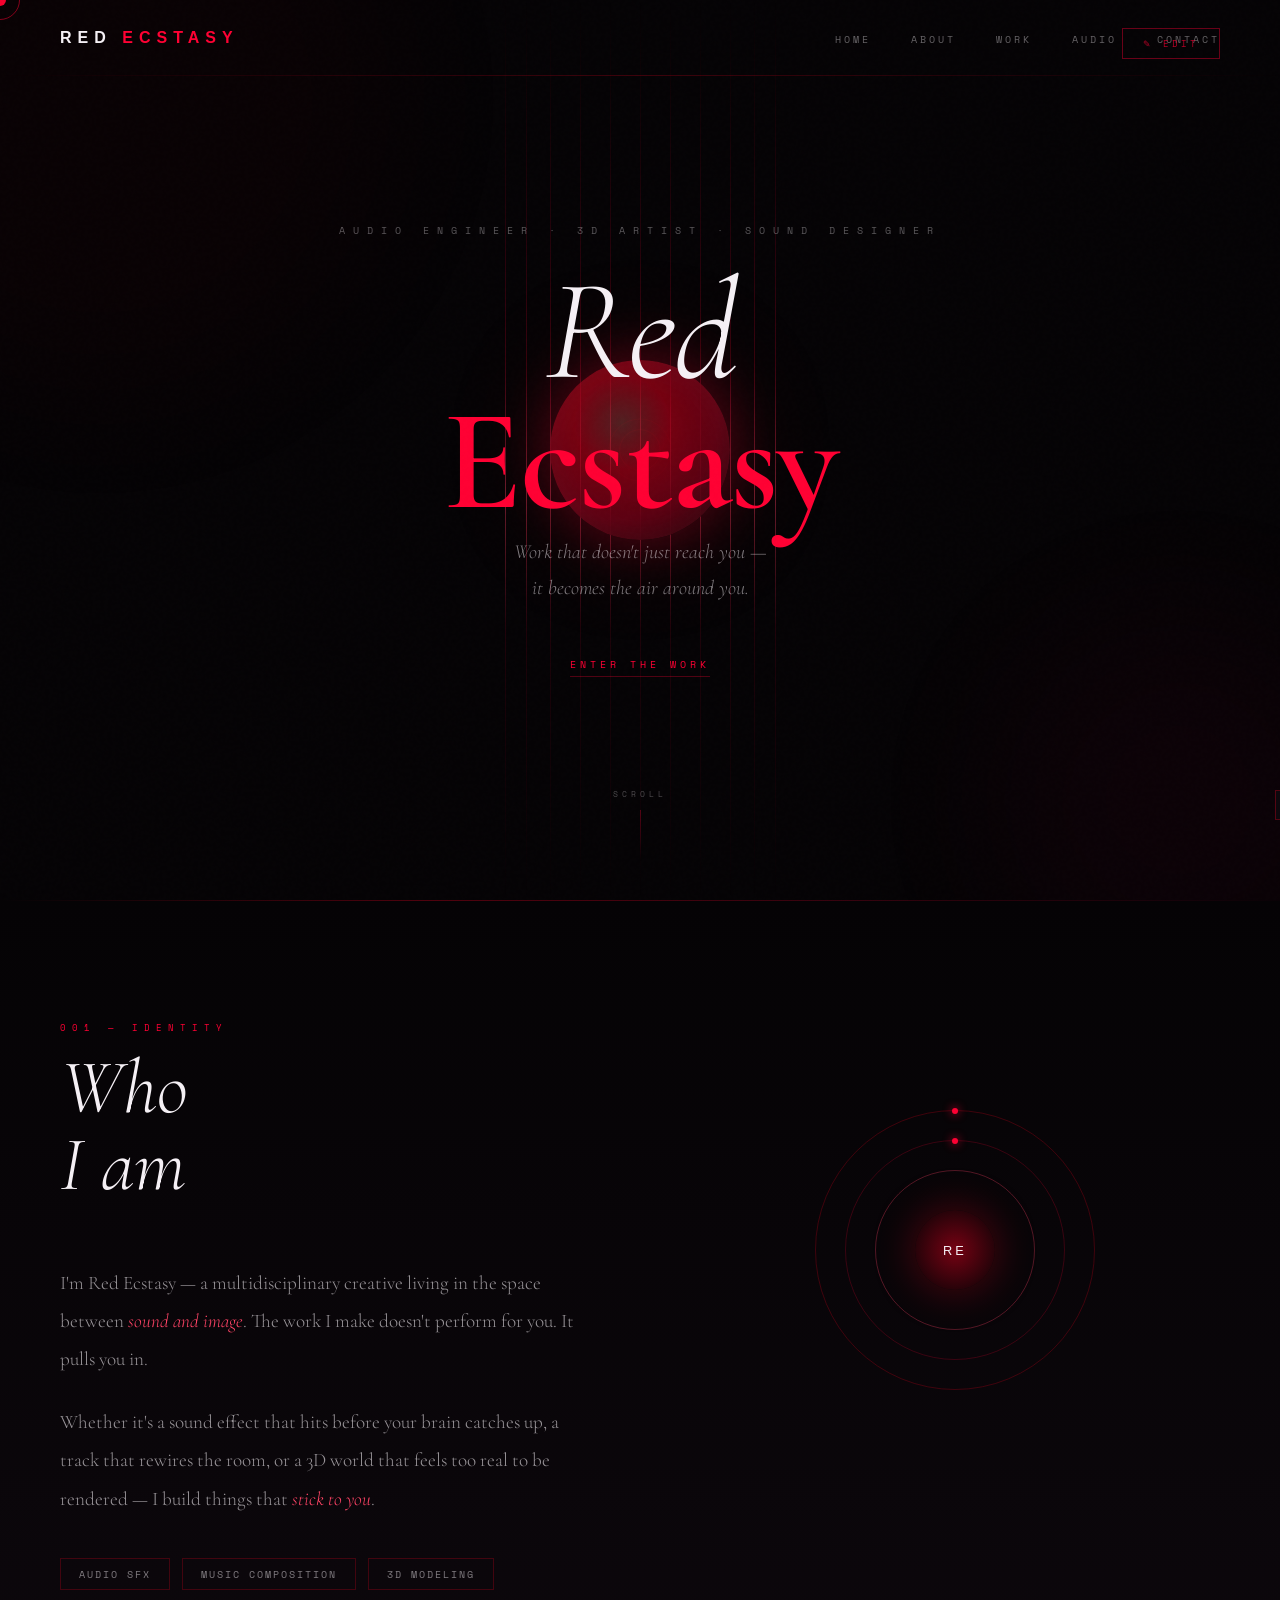
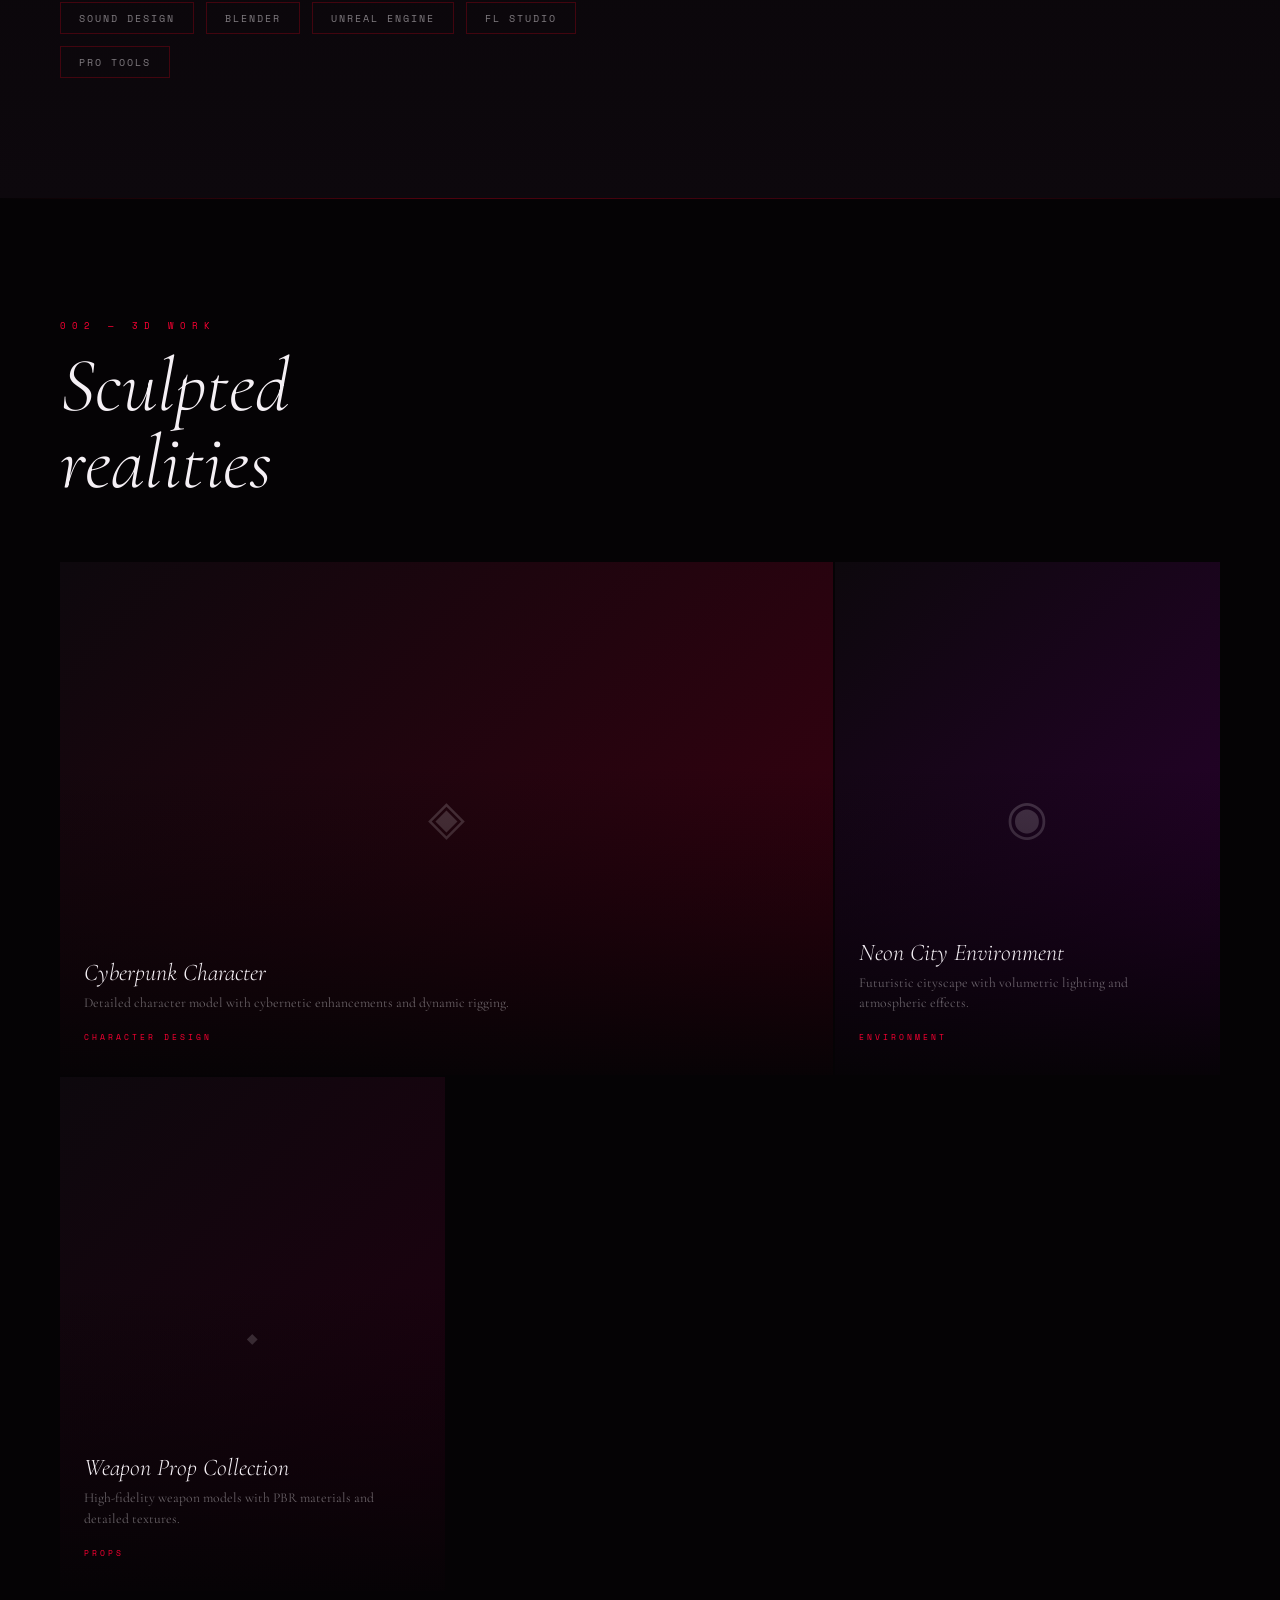
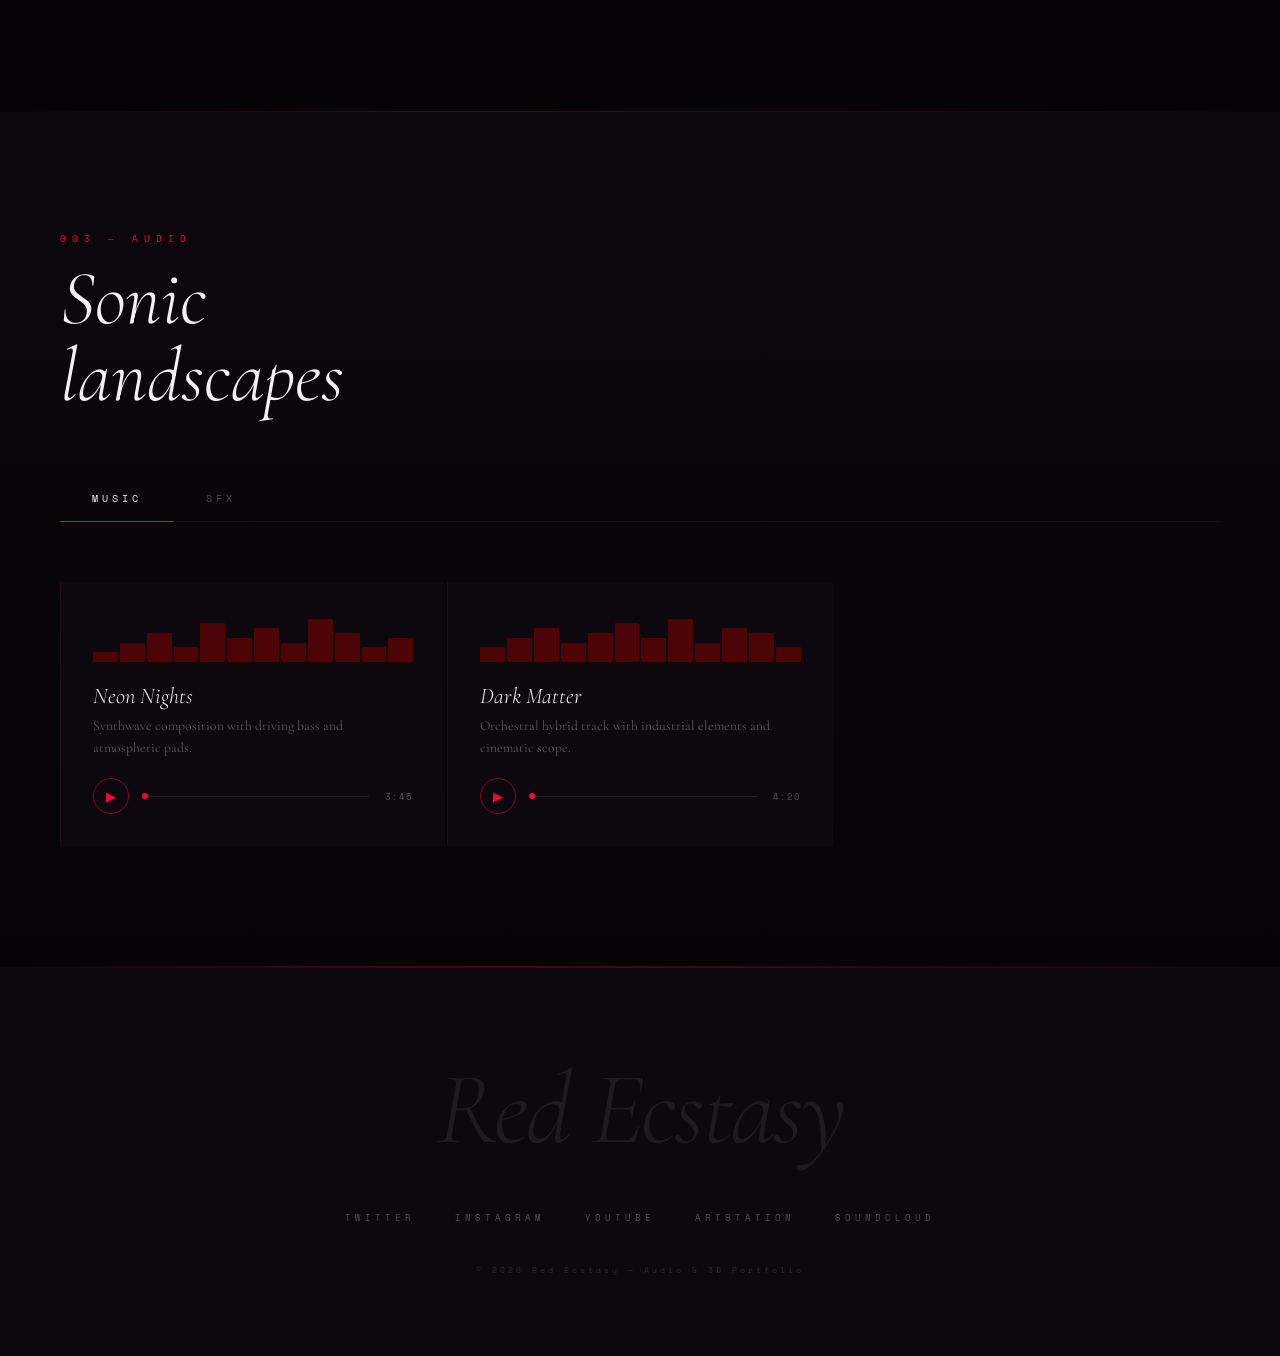
<file: index.html.html>
<!DOCTYPE html>
<html lang="en">
<head>
    <meta charset="UTF-8">
    <meta name="viewport" content="width=device-width, initial-scale=1.0">
    <title>Red Ecstasy | Audio & 3D Portfolio</title>
    <link href="https://fonts.googleapis.com/css2?family=Cormorant+Garamond:ital,wght@0,300;0,400;0,600;1,300;1,400&family=Syncopate:wght@400;700&family=Space+Mono:ital@0;1&display=swap" rel="stylesheet">
    <style>
        :root {
            --black: #050305;
            --deep: #0d080d;
            --crimson: #8b0000;
            --red: #c0001a;
            --bright-red: #ff0033;
            --rose: #ff4466;
            --magenta: #cc0055;
            --white: #f5f0f5;
            --fog: rgba(245,240,245,0.6);
            --mist: rgba(245,240,245,0.15);
        }

        * { margin: 0; padding: 0; box-sizing: border-box; }

        html { scroll-behavior: smooth; }

        body {
            background-color: var(--black);
            color: var(--white);
            font-family: 'Cormorant Garamond', serif;
            overflow-x: hidden;
            cursor: none;
        }

        /* Custom cursor */
        .cursor {
            position: fixed;
            width: 12px;
            height: 12px;
            background: var(--bright-red);
            border-radius: 50%;
            pointer-events: none;
            z-index: 99999;
            transform: translate(-50%, -50%);
            transition: transform 0.1s ease, width 0.3s ease, height 0.3s ease, opacity 0.3s ease;
            mix-blend-mode: difference;
        }
        .cursor-ring {
            position: fixed;
            width: 40px;
            height: 40px;
            border: 1px solid rgba(255,0,51,0.5);
            border-radius: 50%;
            pointer-events: none;
            z-index: 99998;
            transform: translate(-50%, -50%);
            transition: transform 0.15s ease, width 0.4s ease, height 0.4s ease, opacity 0.4s ease;
        }
        body:hover .cursor { opacity: 1; }

        /* Scrollbar */
        ::-webkit-scrollbar { width: 3px; }
        ::-webkit-scrollbar-track { background: var(--black); }
        ::-webkit-scrollbar-thumb { background: var(--crimson); }

        /* Noise overlay */
        body::before {
            content: '';
            position: fixed;
            top: 0; left: 0;
            width: 100%; height: 100%;
            background-image: url("data:image/svg+xml,%3Csvg viewBox='0 0 256 256' xmlns='http://www.w3.org/2000/svg'%3E%3Cfilter id='noise'%3E%3CfeTurbulence type='fractalNoise' baseFrequency='0.9' numOctaves='4' stitchTiles='stitch'/%3E%3C/filter%3E%3Crect width='100%25' height='100%25' filter='url(%23noise)' opacity='0.03'/%3E%3C/svg%3E");
            opacity: 0.4;
            pointer-events: none;
            z-index: 9997;
        }

        /* NAV */
        nav {
            position: fixed;
            top: 0;
            width: 100%;
            z-index: 1000;
            padding: 28px 60px;
            display: flex;
            justify-content: space-between;
            align-items: center;
            mix-blend-mode: normal;
        }
        nav::after {
            content: '';
            position: absolute;
            bottom: 0; left: 0;
            width: 100%; height: 1px;
            background: linear-gradient(90deg, transparent, rgba(192,0,26,0.3), transparent);
        }
        .logo {
            font-family: 'Syncopate', sans-serif;
            font-size: 1rem;
            font-weight: 700;
            color: var(--white);
            letter-spacing: 6px;
            text-transform: uppercase;
        }
        .logo span { color: var(--bright-red); }
        .nav-links {
            display: flex;
            gap: 40px;
            list-style: none;
        }
        .nav-links a {
            font-family: 'Space Mono', monospace;
            font-size: 0.65rem;
            color: rgba(245,240,245,0.4);
            text-decoration: none;
            letter-spacing: 3px;
            text-transform: uppercase;
            transition: color 0.5s ease;
            position: relative;
        }
        .nav-links a:hover { color: var(--rose); }

        /* HERO */
        .hero {
            height: 100vh;
            display: flex;
            align-items: center;
            justify-content: center;
            position: relative;
            overflow: hidden;
        }

        /* Animated background — concentric ripples */
        .hero-canvas {
            position: absolute;
            top: 0; left: 0;
            width: 100%; height: 100%;
        }

        /* Vertical drip lines */
        .drip-lines {
            position: absolute;
            top: 0; left: 50%;
            transform: translateX(-50%);
            width: 300px;
            height: 100%;
            pointer-events: none;
        }
        .drip-line {
            position: absolute;
            top: 0;
            width: 1px;
            height: 100%;
            background: linear-gradient(180deg,
                transparent 0%,
                rgba(192,0,26,0.05) 10%,
                rgba(255,0,51,0.2) 40%,
                rgba(255,68,102,0.4) 55%,
                rgba(255,0,51,0.1) 70%,
                transparent 100%
            );
            animation: dripPulse var(--dur, 4s) ease-in-out infinite;
            animation-delay: var(--delay, 0s);
        }
        @keyframes dripPulse {
            0%, 100% { opacity: 0.3; transform: scaleY(1); }
            50% { opacity: 1; transform: scaleY(1.02); }
        }

        /* Orb */
        .orb {
            position: absolute;
            width: 180px;
            height: 180px;
            border-radius: 50%;
            background: radial-gradient(circle at 40% 35%,
                rgba(255,100,100,0.3) 0%,
                rgba(192,0,26,0.6) 30%,
                rgba(100,0,20,0.9) 60%,
                rgba(5,3,5,1) 100%
            );
            box-shadow:
                0 0 60px rgba(255,0,51,0.3),
                0 0 120px rgba(192,0,26,0.15),
                inset 0 0 40px rgba(255,100,100,0.1);
            animation: orbFloat 8s ease-in-out infinite;
        }
        @keyframes orbFloat {
            0%, 100% { transform: translateY(0) scale(1); box-shadow: 0 0 60px rgba(255,0,51,0.3), 0 0 120px rgba(192,0,26,0.15); }
            50% { transform: translateY(-20px) scale(1.03); box-shadow: 0 0 100px rgba(255,0,51,0.5), 0 0 200px rgba(192,0,26,0.2); }
        }

        .hero-content {
            position: relative;
            z-index: 2;
            text-align: center;
            display: flex;
            flex-direction: column;
            align-items: center;
        }

        .hero h1 {
            font-family: 'Cormorant Garamond', serif;
            font-size: clamp(4rem, 12vw, 9rem);
            font-weight: 300;
            font-style: italic;
            line-height: 0.9;
            letter-spacing: -2px;
            color: var(--white);
            margin-bottom: 8px;
            position: relative;
        }
        .hero h1 .red-word { color: var(--bright-red); font-style: normal; font-weight: 600; }

        .hero-eyebrow {
            font-family: 'Space Mono', monospace;
            font-size: 0.6rem;
            letter-spacing: 8px;
            color: rgba(245,240,245,0.35);
            text-transform: uppercase;
            margin-bottom: 30px;
            animation: fadeUp 2s ease forwards;
            animation-delay: 0.8s;
            opacity: 0;
        }

        .hero-desc {
            max-width: 480px;
            font-size: 1.25rem;
            font-weight: 300;
            font-style: italic;
            line-height: 1.8;
            color: rgba(245,240,245,0.5);
            margin-bottom: 50px;
            animation: fadeUp 2s ease forwards;
            animation-delay: 1.2s;
            opacity: 0;
        }

        .hero-cta {
            font-family: 'Space Mono', monospace;
            font-size: 0.65rem;
            letter-spacing: 4px;
            color: var(--bright-red);
            text-decoration: none;
            text-transform: uppercase;
            border-bottom: 1px solid rgba(255,0,51,0.3);
            padding-bottom: 4px;
            transition: all 0.5s ease;
            animation: fadeUp 2s ease forwards;
            animation-delay: 1.5s;
            opacity: 0;
        }
        .hero-cta:hover {
            color: var(--rose);
            border-bottom-color: var(--rose);
            letter-spacing: 8px;
        }

        /* Scroll hint */
        .scroll-hint {
            position: absolute;
            bottom: 40px;
            left: 50%;
            transform: translateX(-50%);
            display: flex;
            flex-direction: column;
            align-items: center;
            gap: 10px;
            opacity: 0.3;
            animation: scrollFade 3s ease-in-out infinite;
        }
        .scroll-hint span {
            font-family: 'Space Mono', monospace;
            font-size: 0.5rem;
            letter-spacing: 4px;
            color: var(--white);
            text-transform: uppercase;
        }
        .scroll-line {
            width: 1px;
            height: 50px;
            background: linear-gradient(180deg, var(--bright-red), transparent);
            animation: scrollLine 2s ease-in-out infinite;
        }
        @keyframes scrollLine { 0% { transform: scaleY(0); transform-origin: top; } 50% { transform: scaleY(1); transform-origin: top; } 51% { transform-origin: bottom; } 100% { transform: scaleY(0); transform-origin: bottom; } }
        @keyframes scrollFade { 0%, 100% { opacity: 0.2; } 50% { opacity: 0.6; } }

        @keyframes fadeUp {
            from { opacity: 0; transform: translateY(30px); }
            to { opacity: 1; transform: translateY(0); }
        }

        /* SECTIONS */
        section {
            padding: 120px 60px;
            position: relative;
            opacity: 0;
            transform: translateY(40px);
            transition: opacity 1s ease, transform 1s ease;
        }
        section.visible {
            opacity: 1;
            transform: translateY(0);
        }

        .section-label {
            font-family: 'Space Mono', monospace;
            font-size: 0.55rem;
            letter-spacing: 6px;
            color: var(--bright-red);
            text-transform: uppercase;
            margin-bottom: 16px;
        }
        .section-title {
            font-family: 'Cormorant Garamond', serif;
            font-size: clamp(2.5rem, 6vw, 5rem);
            font-weight: 300;
            font-style: italic;
            color: var(--white);
            line-height: 1;
            margin-bottom: 60px;
        }

        /* Divider */
        .divider {
            width: 100%;
            height: 1px;
            background: linear-gradient(90deg, transparent, rgba(192,0,26,0.4), rgba(255,0,51,0.2), transparent);
            margin: 0;
        }

        /* ABOUT */
        .about-section {
            background: linear-gradient(180deg, var(--black) 0%, var(--deep) 100%);
        }
        .about-layout {
            display: grid;
            grid-template-columns: 1fr 1fr;
            gap: 100px;
            align-items: start;
            max-width: 1200px;
        }
        .about-text p {
            font-size: 1.2rem;
            font-weight: 300;
            line-height: 2;
            color: rgba(245,240,245,0.6);
            margin-bottom: 24px;
        }
        .about-text p em {
            color: var(--rose);
            font-style: italic;
        }

        /* Rotating ring visual */
        .about-visual {
            display: flex;
            align-items: center;
            justify-content: center;
            height: 400px;
            position: relative;
        }
        .ring {
            position: absolute;
            border-radius: 50%;
            border: 1px solid;
        }
        .ring-1 { width: 280px; height: 280px; border-color: rgba(192,0,26,0.3); animation: spin 20s linear infinite; }
        .ring-2 { width: 220px; height: 220px; border-color: rgba(255,0,51,0.2); animation: spin 15s linear infinite reverse; }
        .ring-3 { width: 160px; height: 160px; border-color: rgba(255,68,102,0.3); animation: spin 10s linear infinite; }
        .ring-dot {
            position: absolute;
            width: 6px; height: 6px;
            border-radius: 50%;
            background: var(--bright-red);
            box-shadow: 0 0 10px var(--bright-red);
        }
        .ring-1 .ring-dot { top: -3px; left: 50%; transform: translateX(-50%); }
        .ring-2 .ring-dot { top: -3px; left: 50%; transform: translateX(-50%); }
        @keyframes spin { from { transform: rotate(0deg); } to { transform: rotate(360deg); } }

        .ring-center {
            width: 80px; height: 80px;
            border-radius: 50%;
            background: radial-gradient(circle, rgba(192,0,26,0.6), rgba(5,3,5,1));
            display: flex; align-items: center; justify-content: center;
            font-family: 'Syncopate', sans-serif;
            font-size: 0.8rem;
            color: var(--white);
            letter-spacing: 3px;
            position: relative;
            z-index: 2;
            box-shadow: 0 0 40px rgba(192,0,26,0.4);
        }

        .skills-list {
            display: flex;
            flex-wrap: wrap;
            gap: 12px;
            margin-top: 40px;
        }
        .skill-tag {
            font-family: 'Space Mono', monospace;
            font-size: 0.6rem;
            letter-spacing: 2px;
            color: rgba(245,240,245,0.5);
            border: 1px solid rgba(192,0,26,0.3);
            padding: 8px 18px;
            text-transform: uppercase;
            transition: all 0.4s ease;
            cursor: default;
        }
        .skill-tag:hover {
            color: var(--rose);
            border-color: var(--rose);
            background: rgba(255,0,51,0.05);
        }

        /* GALLERY */
        .modeling-section { background: var(--black); }
        .gallery-grid {
            display: grid;
            grid-template-columns: repeat(3, 1fr);
            gap: 2px;
        }
        .gallery-item {
            position: relative;
            aspect-ratio: 3/4;
            overflow: hidden;
            background: var(--deep);
            cursor: none;
        }
        .gallery-item::before {
            content: '';
            position: absolute;
            inset: 0;
            background: linear-gradient(180deg,
                transparent 40%,
                rgba(5,3,5,0.95) 100%
            );
            z-index: 1;
            transition: opacity 0.6s ease;
        }
        .gallery-item:hover::before { opacity: 0.5; }
        .gallery-item:hover .gallery-overlay { opacity: 1; transform: translateY(0); }

        .gallery-media-placeholder {
            width: 100%;
            height: 100%;
            display: flex;
            align-items: center;
            justify-content: center;
            background: linear-gradient(135deg, var(--deep), var(--crimson) 200%);
            transition: transform 0.8s ease;
        }
        .gallery-item:hover .gallery-media-placeholder { transform: scale(1.05); }

        .placeholder-icon {
            font-size: 3rem;
            opacity: 0.2;
        }

        .gallery-overlay {
            position: absolute;
            bottom: 0; left: 0; right: 0;
            padding: 30px 24px;
            z-index: 2;
            opacity: 1;
            transition: all 0.5s ease;
        }
        .gallery-overlay h3 {
            font-family: 'Cormorant Garamond', serif;
            font-size: 1.5rem;
            font-weight: 300;
            font-style: italic;
            color: var(--white);
            margin-bottom: 6px;
        }
        .gallery-overlay p {
            font-size: 0.85rem;
            color: rgba(245,240,245,0.4);
            line-height: 1.5;
            margin-bottom: 12px;
        }
        .gallery-tag-sm {
            font-family: 'Space Mono', monospace;
            font-size: 0.5rem;
            letter-spacing: 3px;
            color: var(--bright-red);
            text-transform: uppercase;
        }

        /* Wide item */
        .gallery-item.wide {
            grid-column: span 2;
            aspect-ratio: auto;
        }

        /* AUDIO */
        .audio-section {
            background: linear-gradient(180deg, var(--deep) 0%, var(--black) 100%);
        }
        .audio-tabs {
            display: flex;
            gap: 0;
            margin-bottom: 60px;
            border-bottom: 1px solid rgba(192,0,26,0.2);
        }
        .tab-btn {
            font-family: 'Space Mono', monospace;
            font-size: 0.6rem;
            letter-spacing: 4px;
            color: rgba(245,240,245,0.3);
            background: transparent;
            border: none;
            padding: 16px 32px;
            cursor: none;
            text-transform: uppercase;
            position: relative;
            transition: color 0.4s ease;
        }
        .tab-btn::after {
            content: '';
            position: absolute;
            bottom: -1px; left: 0;
            width: 0; height: 1px;
            background: var(--bright-red);
            transition: width 0.4s ease;
        }
        .tab-btn.active { color: var(--white); }
        .tab-btn.active::after, .tab-btn:hover::after { width: 100%; }
        .tab-btn:hover { color: rgba(245,240,245,0.7); }

        .audio-grid {
            display: grid;
            grid-template-columns: repeat(auto-fill, minmax(360px, 1fr));
            gap: 2px;
        }
        .audio-card {
            background: var(--deep);
            padding: 32px;
            border-left: 1px solid rgba(192,0,26,0.15);
            transition: all 0.5s ease;
            position: relative;
            overflow: hidden;
        }
        .audio-card::before {
            content: '';
            position: absolute;
            top: 0; left: 0;
            width: 100%; height: 100%;
            background: linear-gradient(135deg, rgba(192,0,26,0.05) 0%, transparent 60%);
            opacity: 0;
            transition: opacity 0.5s ease;
        }
        .audio-card:hover::before { opacity: 1; }
        .audio-card:hover { border-left-color: var(--bright-red); }

        .audio-visualizer {
            height: 48px;
            display: flex;
            align-items: flex-end;
            gap: 2px;
            margin-bottom: 20px;
        }
        .bar {
            flex: 1;
            background: var(--crimson);
            border-radius: 1px;
            transition: height 0.3s ease;
            opacity: 0.5;
        }
        .audio-card.playing .bar {
            animation: waveBar 0.6s ease-in-out infinite alternate;
            opacity: 1;
            background: var(--bright-red);
        }
        .audio-card.playing .bar:nth-child(2n) { animation-delay: 0.1s; }
        .audio-card.playing .bar:nth-child(3n) { animation-delay: 0.2s; }
        .audio-card.playing .bar:nth-child(4n) { animation-delay: 0.15s; }
        @keyframes waveBar {
            from { transform: scaleY(0.3); }
            to { transform: scaleY(1); }
        }

        .audio-card h3 {
            font-family: 'Cormorant Garamond', serif;
            font-size: 1.4rem;
            font-weight: 300;
            font-style: italic;
            color: var(--white);
            margin-bottom: 6px;
        }
        .audio-card p {
            font-size: 0.85rem;
            color: rgba(245,240,245,0.35);
            line-height: 1.6;
            margin-bottom: 20px;
        }
        .audio-controls {
            display: flex;
            align-items: center;
            gap: 16px;
        }
        .play-btn {
            width: 36px; height: 36px;
            border-radius: 50%;
            border: 1px solid rgba(255,0,51,0.5);
            background: transparent;
            color: var(--bright-red);
            font-size: 0.8rem;
            cursor: none;
            display: flex;
            align-items: center;
            justify-content: center;
            transition: all 0.4s ease;
            flex-shrink: 0;
        }
        .play-btn:hover {
            background: rgba(255,0,51,0.1);
            border-color: var(--rose);
            box-shadow: 0 0 20px rgba(255,0,51,0.2);
        }
        .progress-bar {
            flex: 1;
            height: 1px;
            background: rgba(245,240,245,0.1);
            cursor: pointer;
            position: relative;
        }
        .progress-fill {
            height: 100%;
            background: var(--bright-red);
            width: 0%;
            transition: width 0.1s linear;
            position: relative;
        }
        .progress-fill::after {
            content: '';
            position: absolute;
            right: -3px; top: -3px;
            width: 6px; height: 6px;
            border-radius: 50%;
            background: var(--bright-red);
        }
        .time {
            font-family: 'Space Mono', monospace;
            font-size: 0.55rem;
            color: rgba(245,240,245,0.3);
            letter-spacing: 1px;
            flex-shrink: 0;
        }

        /* FOOTER */
        footer {
            padding: 80px 60px;
            text-align: center;
            position: relative;
            background: var(--deep);
        }
        footer::before {
            content: '';
            position: absolute;
            top: 0; left: 0; right: 0;
            height: 1px;
            background: linear-gradient(90deg, transparent, rgba(192,0,26,0.4), transparent);
        }
        .footer-title {
            font-family: 'Cormorant Garamond', serif;
            font-size: clamp(3rem, 8vw, 7rem);
            font-weight: 300;
            font-style: italic;
            color: rgba(245,240,245,0.08);
            margin-bottom: 40px;
            letter-spacing: -2px;
        }
        .social-links {
            display: flex;
            justify-content: center;
            gap: 40px;
            margin-bottom: 40px;
        }
        .social-links a {
            font-family: 'Space Mono', monospace;
            font-size: 0.55rem;
            letter-spacing: 4px;
            color: rgba(245,240,245,0.3);
            text-decoration: none;
            text-transform: uppercase;
            transition: color 0.4s ease;
        }
        .social-links a:hover { color: var(--rose); }
        .copyright {
            font-family: 'Space Mono', monospace;
            font-size: 0.5rem;
            letter-spacing: 3px;
            color: rgba(245,240,245,0.15);
        }

        /* Edit mode */
        .edit-toggle {
            position: fixed;
            top: 28px;
            right: 60px;
            z-index: 9999;
            background: transparent;
            border: 1px solid rgba(255,0,51,0.4);
            color: rgba(255,0,51,0.7);
            padding: 8px 20px;
            font-family: 'Space Mono', monospace;
            font-size: 0.55rem;
            letter-spacing: 3px;
            cursor: none;
            text-transform: uppercase;
            transition: all 0.4s ease;
            display: none;
        }
        .edit-toggle:hover { border-color: var(--bright-red); color: var(--bright-red); background: rgba(255,0,51,0.05); }
        .edit-toggle.active { border-color: #00ff88; color: #00ff88; }

        .export-btn {
            position: fixed;
            bottom: 30px;
            right: 30px;
            z-index: 9999;
            background: transparent;
            border: 1px solid rgba(0,255,136,0.4);
            color: rgba(0,255,136,0.7);
            padding: 12px 24px;
            font-family: 'Space Mono', monospace;
            font-size: 0.55rem;
            letter-spacing: 3px;
            cursor: none;
            text-transform: uppercase;
            display: none;
            transition: all 0.4s ease;
        }
        .export-btn:hover { border-color: #00ff88; color: #00ff88; }
        body.edit-mode .export-btn { display: block; }

        body.edit-mode .editable {
            outline: 1px dashed rgba(255,0,51,0.4);
            cursor: text;
        }
        body.edit-mode .editable:hover { background: rgba(255,0,51,0.05); }
        body.edit-mode .deletable .delete-btn { display: flex; }
        body.edit-mode .add-item-btn { display: flex !important; }

        .delete-btn {
            display: none;
            position: absolute;
            top: 10px; right: 10px;
            width: 24px; height: 24px;
            background: var(--crimson);
            color: var(--white);
            border: none;
            font-size: 1rem;
            cursor: pointer;
            z-index: 10;
            align-items: center;
            justify-content: center;
        }
        .delete-btn:hover { background: var(--bright-red); }

        .add-item-btn {
            display: none;
            align-items: center;
            justify-content: center;
            min-height: 200px;
            border: 1px dashed rgba(192,0,26,0.3);
            color: rgba(192,0,26,0.5);
            font-family: 'Space Mono', monospace;
            font-size: 0.6rem;
            letter-spacing: 3px;
            cursor: pointer;
            background: transparent;
            text-transform: uppercase;
            transition: all 0.4s ease;
            flex-direction: column;
            gap: 8px;
        }
        .add-item-btn:hover { border-color: var(--bright-red); color: var(--bright-red); }

        /* Auth */
        .auth-overlay {
            display: none;
            position: fixed; top: 0; left: 0;
            width: 100%; height: 100%;
            background: rgba(5,3,5,0.97);
            z-index: 3000;
            justify-content: center;
            align-items: center;
        }
        .auth-overlay.active { display: flex; }
        .auth-box {
            border: 1px solid rgba(192,0,26,0.3);
            padding: 60px;
            text-align: center;
            max-width: 380px;
            width: 90%;
        }
        .auth-box h3 {
            font-family: 'Syncopate', sans-serif;
            color: var(--white);
            margin-bottom: 8px;
            font-size: 0.9rem;
            letter-spacing: 4px;
        }
        .auth-box p {
            font-family: 'Space Mono', monospace;
            font-size: 0.6rem;
            color: rgba(245,240,245,0.3);
            letter-spacing: 2px;
            margin-bottom: 30px;
        }
        .auth-box input {
            width: 100%;
            padding: 14px 20px;
            margin-bottom: 20px;
            background: transparent;
            border: 1px solid rgba(192,0,26,0.3);
            color: var(--white);
            font-family: 'Space Mono', monospace;
            font-size: 0.8rem;
            letter-spacing: 4px;
            text-align: center;
        }
        .auth-box input:focus { outline: none; border-color: var(--bright-red); }
        .auth-btn {
            font-family: 'Space Mono', monospace;
            font-size: 0.6rem;
            letter-spacing: 3px;
            color: var(--bright-red);
            border: 1px solid rgba(255,0,51,0.4);
            background: transparent;
            padding: 12px 28px;
            cursor: pointer;
            text-transform: uppercase;
            transition: all 0.4s ease;
            margin: 4px;
        }
        .auth-btn:hover { background: rgba(255,0,51,0.1); }
        .auth-error { color: var(--bright-red); font-size: 0.6rem; font-family: 'Space Mono', monospace; margin-top: 12px; letter-spacing: 2px; display: none; }

        /* Modal */
        .modal-overlay {
            display: none; position: fixed;
            top: 0; left: 0; width: 100%; height: 100%;
            background: rgba(5,3,5,0.95);
            z-index: 2000;
            justify-content: center; align-items: center;
        }
        .modal-overlay.active { display: flex; }
        .modal {
            border: 1px solid rgba(192,0,26,0.3);
            padding: 50px;
            max-width: 480px;
            width: 90%;
            position: relative;
            background: var(--deep);
        }
        .modal h3 {
            font-family: 'Syncopate', sans-serif;
            color: var(--white);
            margin-bottom: 24px;
            font-size: 0.85rem;
            letter-spacing: 4px;
        }
        .modal-input {
            width: 100%; padding: 12px 16px; margin-bottom: 12px;
            background: transparent;
            border: 1px solid rgba(192,0,26,0.2);
            color: var(--white);
            font-family: 'Cormorant Garamond', serif;
            font-size: 1rem;
        }
        .modal-input:focus { outline: none; border-color: var(--bright-red); }
        .modal-btn {
            font-family: 'Space Mono', monospace;
            font-size: 0.6rem;
            letter-spacing: 2px;
            color: var(--bright-red);
            border: 1px solid rgba(255,0,51,0.4);
            background: transparent;
            padding: 10px 24px;
            cursor: pointer;
            text-transform: uppercase;
            margin-right: 8px; margin-top: 8px;
            transition: all 0.4s ease;
        }
        .modal-btn:hover { background: rgba(255,0,51,0.1); }
        .modal-close {
            position: absolute; top: 20px; right: 24px;
            color: rgba(245,240,245,0.3); font-size: 1.2rem;
            cursor: pointer; background: none; border: none;
        }
        .file-input-label {
            display: block; padding: 16px;
            border: 1px dashed rgba(192,0,26,0.3);
            color: rgba(192,0,26,0.5);
            text-align: center; cursor: pointer;
            font-family: 'Space Mono', monospace;
            font-size: 0.6rem; letter-spacing: 2px;
            text-transform: uppercase; margin-bottom: 12px;
            transition: all 0.4s ease;
        }
        .file-input-label:hover { border-color: var(--bright-red); color: var(--bright-red); }
        input[type="file"] { display: none; }
        .file-name { color: rgba(245,240,245,0.3); font-size: 0.55rem; margin-top: 6px; }

        /* Toast */
        .toast {
            position: fixed; bottom: 80px; right: 30px;
            border: 1px solid rgba(192,0,26,0.4);
            color: var(--white); background: var(--deep);
            padding: 14px 24px;
            font-family: 'Space Mono', monospace;
            font-size: 0.55rem; letter-spacing: 3px;
            z-index: 10000;
            transform: translateX(150%);
            transition: transform 0.4s ease;
        }
        .toast.show { transform: translateX(0); }

        /* Ambient glow layers */
        .glow-layer {
            position: fixed;
            border-radius: 50%;
            pointer-events: none;
            z-index: 0;
            filter: blur(80px);
            opacity: 0.04;
        }
        .glow-1 {
            width: 600px; height: 600px;
            background: var(--crimson);
            top: -200px; left: -200px;
            animation: glowDrift1 20s ease-in-out infinite;
        }
        .glow-2 {
            width: 400px; height: 400px;
            background: var(--magenta);
            bottom: -100px; right: -100px;
            animation: glowDrift2 25s ease-in-out infinite;
        }
        @keyframes glowDrift1 {
            0%, 100% { transform: translate(0, 0); }
            33% { transform: translate(100px, 200px); }
            66% { transform: translate(-50px, 100px); }
        }
        @keyframes glowDrift2 {
            0%, 100% { transform: translate(0, 0); }
            50% { transform: translate(-150px, -100px); }
        }

        @media (max-width: 768px) {
            nav { padding: 20px 24px; }
            .nav-links { display: none; }
            section { padding: 80px 24px; }
            .about-layout { grid-template-columns: 1fr; gap: 50px; }
            .gallery-grid { grid-template-columns: 1fr; }
            .gallery-item.wide { grid-column: span 1; }
            .audio-grid { grid-template-columns: 1fr; }
            .edit-toggle { top: 20px; right: 24px; }
            .hero h1 { font-size: 3.5rem; }
        }
    </style>
</head>
<body>

    <div class="cursor" id="cursor"></div>
    <div class="cursor-ring" id="cursorRing"></div>

    <div class="glow-layer glow-1"></div>
    <div class="glow-layer glow-2"></div>

    <!-- Auth -->
    <div class="auth-overlay" id="authOverlay">
        <div class="auth-box">
            <h3>Authorization</h3>
            <p>Enter password to access edit mode</p>
            <input type="password" id="authPassword" placeholder="· · · · · · · ·" onkeydown="if(event.key==='Enter')checkPassword()">
            <div>
                <button class="auth-btn" onclick="checkPassword()">Unlock</button>
                <button class="auth-btn" onclick="closeAuth()">Cancel</button>
            </div>
            <div class="auth-error" id="authError">incorrect password</div>
        </div>
    </div>

    <button class="edit-toggle" id="editToggle" onclick="requestEditMode()">✎ Edit</button>
    <button class="export-btn" onclick="exportSite()">↓ Export</button>

    <!-- Nav -->
    <nav>
        <div class="logo editable" data-field="logo">RED <span>ECSTASY</span></div>
        <ul class="nav-links">
            <li><a href="#home">Home</a></li>
            <li><a href="#about">About</a></li>
            <li><a href="#modeling">Work</a></li>
            <li><a href="#audio">Audio</a></li>
            <li><a href="#contact">Contact</a></li>
        </ul>
    </nav>

    <!-- Hero -->
    <section class="hero" id="home" style="opacity:1;transform:none;">
        <canvas class="hero-canvas" id="heroCanvas"></canvas>

        <!-- Drip lines -->
        <div class="drip-lines">
            <div class="drip-line" style="left:5%;--dur:4s;--delay:0s;"></div>
            <div class="drip-line" style="left:12%;--dur:5s;--delay:0.3s;"></div>
            <div class="drip-line" style="left:20%;--dur:3.5s;--delay:0.8s;"></div>
            <div class="drip-line" style="left:30%;--dur:4.5s;--delay:0.2s;"></div>
            <div class="drip-line" style="left:40%;--dur:3s;--delay:1s;"></div>
            <div class="drip-line" style="left:50%;--dur:6s;--delay:0s;"></div>
            <div class="drip-line" style="left:60%;--dur:3.5s;--delay:0.5s;"></div>
            <div class="drip-line" style="left:70%;--dur:4s;--delay:0.7s;"></div>
            <div class="drip-line" style="left:80%;--dur:5s;--delay:0.1s;"></div>
            <div class="drip-line" style="left:88%;--dur:3.8s;--delay:0.9s;"></div>
            <div class="drip-line" style="left:95%;--dur:4.2s;--delay:0.4s;"></div>
        </div>

        <div class="orb"></div>

        <div class="hero-content">
            <p class="hero-eyebrow editable" data-field="heroEyebrow">Audio Engineer · 3D Artist · Sound Designer</p>
            <h1 class="editable" data-field="heroTitle">
                Red<br><span class="red-word">Ecstasy</span>
            </h1>
            <p class="hero-desc editable" data-field="heroDesc">
                Work that doesn't just reach you —<br>it becomes the air around you.
            </p>
            <a href="#modeling" class="hero-cta editable" data-field="heroCta">Enter the work</a>
        </div>

        <div class="scroll-hint">
            <span>Scroll</span>
            <div class="scroll-line"></div>
        </div>
    </section>

    <div class="divider"></div>

    <!-- About -->
    <section class="about-section" id="about">
        <p class="section-label">001 — Identity</p>
        <div class="about-layout">
            <div class="about-text">
                <h2 class="section-title editable" data-field="aboutTitle">Who<br><em>I am</em></h2>
                <p class="editable" data-field="aboutP1">
                    I'm Red Ecstasy — a multidisciplinary creative living in the space between <em>sound and image</em>. The work I make doesn't perform for you. It pulls you in.
                </p>
                <p class="editable" data-field="aboutP2">
                    Whether it's a sound effect that hits before your brain catches up, a track that rewires the room, or a 3D world that feels too real to be rendered — I build things that <em>stick to you</em>.
                </p>
                <div class="skills-list">
                    <span class="skill-tag editable deletable" data-field="skill">Audio SFX<button class="delete-btn" onclick="deleteItem(this)">×</button></span>
                    <span class="skill-tag editable deletable" data-field="skill">Music Composition<button class="delete-btn" onclick="deleteItem(this)">×</button></span>
                    <span class="skill-tag editable deletable" data-field="skill">3D Modeling<button class="delete-btn" onclick="deleteItem(this)">×</button></span>
                    <span class="skill-tag editable deletable" data-field="skill">Sound Design<button class="delete-btn" onclick="deleteItem(this)">×</button></span>
                    <span class="skill-tag editable deletable" data-field="skill">Blender<button class="delete-btn" onclick="deleteItem(this)">×</button></span>
                    <span class="skill-tag editable deletable" data-field="skill">Unreal Engine<button class="delete-btn" onclick="deleteItem(this)">×</button></span>
                    <span class="skill-tag editable deletable" data-field="skill">FL Studio<button class="delete-btn" onclick="deleteItem(this)">×</button></span>
                    <span class="skill-tag editable deletable" data-field="skill">Pro Tools<button class="delete-btn" onclick="deleteItem(this)">×</button></span>
                    <button class="skill-tag" onclick="addSkill()" style="display:none;border-style:dashed;" id="addSkillBtn">+ Add</button>
                </div>
            </div>
            <div class="about-visual">
                <div class="ring ring-1"><div class="ring-dot"></div></div>
                <div class="ring ring-2"><div class="ring-dot"></div></div>
                <div class="ring ring-3"></div>
                <div class="ring-center editable" data-field="visualText">RE</div>
            </div>
        </div>
    </section>

    <div class="divider"></div>

    <!-- 3D Modeling -->
    <section class="modeling-section" id="modeling">
        <p class="section-label">002 — 3D Work</p>
        <h2 class="section-title editable" data-field="modelTitle">Sculpted<br><em>realities</em></h2>
        <div class="gallery-grid" id="modelGallery">
            <div class="gallery-item wide deletable" style="position:relative;">
                <button class="delete-btn" onclick="deleteItem(this)">×</button>
                <div class="gallery-media-placeholder editable-media" onclick="changeMedia(this)" style="background:linear-gradient(135deg,#0d080d,#3a0010);">
                    <span class="placeholder-icon">◈</span>
                </div>
                <div class="gallery-overlay">
                    <h3 class="editable" data-field="itemTitle">Cyberpunk Character</h3>
                    <p class="editable" data-field="itemDesc">Detailed character model with cybernetic enhancements and dynamic rigging.</p>
                    <span class="gallery-tag-sm editable" data-field="itemTag">Character Design</span>
                </div>
            </div>
            <div class="gallery-item deletable" style="position:relative;">
                <button class="delete-btn" onclick="deleteItem(this)">×</button>
                <div class="gallery-media-placeholder editable-media" onclick="changeMedia(this)" style="background:linear-gradient(135deg,#0d080d,#2a0030);">
                    <span class="placeholder-icon">◉</span>
                </div>
                <div class="gallery-overlay">
                    <h3 class="editable" data-field="itemTitle">Neon City Environment</h3>
                    <p class="editable" data-field="itemDesc">Futuristic cityscape with volumetric lighting and atmospheric effects.</p>
                    <span class="gallery-tag-sm editable" data-field="itemTag">Environment</span>
                </div>
            </div>
            <div class="gallery-item deletable" style="position:relative;">
                <button class="delete-btn" onclick="deleteItem(this)">×</button>
                <div class="gallery-media-placeholder editable-media" onclick="changeMedia(this)" style="background:linear-gradient(135deg,#0d080d,#200010);">
                    <span class="placeholder-icon">◆</span>
                </div>
                <div class="gallery-overlay">
                    <h3 class="editable" data-field="itemTitle">Weapon Prop Collection</h3>
                    <p class="editable" data-field="itemDesc">High-fidelity weapon models with PBR materials and detailed textures.</p>
                    <span class="gallery-tag-sm editable" data-field="itemTag">Props</span>
                </div>
            </div>
            <button class="add-item-btn" onclick="openModal('model')">
                <span>+</span><span>Add Model</span>
            </button>
        </div>
    </section>

    <div class="divider"></div>

    <!-- Audio -->
    <section class="audio-section" id="audio">
        <p class="section-label">003 — Audio</p>
        <h2 class="section-title editable" data-field="audioTitle">Sonic<br><em>landscapes</em></h2>
        <div class="audio-tabs">
            <button class="tab-btn active" onclick="switchTab('music', event)">Music</button>
            <button class="tab-btn" onclick="switchTab('sfx', event)">SFX</button>
        </div>
        <div id="musicPanel" class="audio-grid">
            <div class="audio-card deletable">
                <button class="delete-btn" onclick="deleteItem(this)">×</button>
                <div class="audio-visualizer">
                    <div class="bar" style="height:20%"></div><div class="bar" style="height:40%"></div><div class="bar" style="height:60%"></div><div class="bar" style="height:30%"></div><div class="bar" style="height:80%"></div><div class="bar" style="height:50%"></div><div class="bar" style="height:70%"></div><div class="bar" style="height:40%"></div><div class="bar" style="height:90%"></div><div class="bar" style="height:60%"></div><div class="bar" style="height:30%"></div><div class="bar" style="height:50%"></div>
                </div>
                <h3 class="editable" data-field="audioName">Neon Nights</h3>
                <p class="editable" data-field="audioDesc">Synthwave composition with driving bass and atmospheric pads.</p>
                <div class="audio-controls">
                    <button class="play-btn" onclick="togglePlay(this)">▶</button>
                    <div class="progress-bar" onclick="seek(event, this)"><div class="progress-fill"></div></div>
                    <span class="time editable" data-field="audioTime">3:45</span>
                </div>
            </div>
            <div class="audio-card deletable">
                <button class="delete-btn" onclick="deleteItem(this)">×</button>
                <div class="audio-visualizer">
                    <div class="bar" style="height:30%"></div><div class="bar" style="height:50%"></div><div class="bar" style="height:70%"></div><div class="bar" style="height:40%"></div><div class="bar" style="height:60%"></div><div class="bar" style="height:80%"></div><div class="bar" style="height:50%"></div><div class="bar" style="height:90%"></div><div class="bar" style="height:40%"></div><div class="bar" style="height:70%"></div><div class="bar" style="height:60%"></div><div class="bar" style="height:30%"></div>
                </div>
                <h3 class="editable" data-field="audioName">Dark Matter</h3>
                <p class="editable" data-field="audioDesc">Orchestral hybrid track with industrial elements and cinematic scope.</p>
                <div class="audio-controls">
                    <button class="play-btn" onclick="togglePlay(this)">▶</button>
                    <div class="progress-bar" onclick="seek(event, this)"><div class="progress-fill"></div></div>
                    <span class="time editable" data-field="audioTime">4:20</span>
                </div>
            </div>
            <button class="add-item-btn" onclick="openModal('music')">
                <span>+</span><span>Add Track</span>
            </button>
        </div>
        <div id="sfxPanel" class="audio-grid" style="display:none;">
            <div class="audio-card deletable">
                <button class="delete-btn" onclick="deleteItem(this)">×</button>
                <div class="audio-visualizer">
                    <div class="bar" style="height:80%"></div><div class="bar" style="height:30%"></div><div class="bar" style="height:60%"></div><div class="bar" style="height:90%"></div><div class="bar" style="height:40%"></div><div class="bar" style="height:70%"></div><div class="bar" style="height:50%"></div><div class="bar" style="height:80%"></div><div class="bar" style="height:30%"></div><div class="bar" style="height:60%"></div><div class="bar" style="height:90%"></div><div class="bar" style="height:40%"></div>
                </div>
                <h3 class="editable" data-field="audioName">Cyber Impact</h3>
                <p class="editable" data-field="audioDesc">Heavy mechanical impact sound with metallic resonance and sub-bass.</p>
                <div class="audio-controls">
                    <button class="play-btn" onclick="togglePlay(this)">▶</button>
                    <div class="progress-bar" onclick="seek(event, this)"><div class="progress-fill"></div></div>
                    <span class="time editable" data-field="audioTime">0:05</span>
                </div>
            </div>
            <div class="audio-card deletable">
                <button class="delete-btn" onclick="deleteItem(this)">×</button>
                <div class="audio-visualizer">
                    <div class="bar" style="height:40%"></div><div class="bar" style="height:70%"></div><div class="bar" style="height:50%"></div><div class="bar" style="height:90%"></div><div class="bar" style="height:60%"></div><div class="bar" style="height:30%"></div><div class="bar" style="height:80%"></div><div class="bar" style="height:50%"></div><div class="bar" style="height:70%"></div><div class="bar" style="height:40%"></div><div class="bar" style="height:90%"></div><div class="bar" style="height:60%"></div>
                </div>
                <h3 class="editable" data-field="audioName">Plasma Charge</h3>
                <p class="editable" data-field="audioDesc">Energy weapon charging sequence with electrical crackle and power build-up.</p>
                <div class="audio-controls">
                    <button class="play-btn" onclick="togglePlay(this)">▶</button>
                    <div class="progress-bar" onclick="seek(event, this)"><div class="progress-fill"></div></div>
                    <span class="time editable" data-field="audioTime">0:08</span>
                </div>
            </div>
            <button class="add-item-btn" onclick="openModal('sfx')">
                <span>+</span><span>Add SFX</span>
            </button>
        </div>
    </section>

    <div class="divider"></div>

    <!-- Footer -->
    <footer id="contact">
        <div class="footer-title editable" data-field="footerLogo">Red Ecstasy</div>
        <div class="social-links">
            <a href="#" class="editable" data-field="social">Twitter</a>
            <a href="#" class="editable" data-field="social">Instagram</a>
            <a href="#" class="editable" data-field="social">YouTube</a>
            <a href="#" class="editable" data-field="social">ArtStation</a>
            <a href="#" class="editable" data-field="social">SoundCloud</a>
        </div>
        <p class="copyright editable" data-field="copyright">© 2026 Red Ecstasy — Audio & 3D Portfolio</p>
    </footer>

    <!-- Modals -->
    <div class="modal-overlay" id="modal">
        <div class="modal">
            <button class="modal-close" onclick="closeModal()">×</button>
            <h3 id="modalTitle">Add Item</h3>
            <input type="text" class="modal-input" id="itemTitle" placeholder="Title">
            <input type="text" class="modal-input" id="itemDesc" placeholder="Description">

            <!-- URL input -->
            <input type="text" class="modal-input" id="itemUrl" placeholder="Paste YouTube / SoundCloud / image URL" oninput="handleUrlInput(this)">
            <div id="urlHint" style="font-family:'Space Mono',monospace;font-size:0.55rem;letter-spacing:2px;color:rgba(192,0,26,0.7);margin-bottom:10px;min-height:16px;"></div>

            <!-- OR divider -->
            <div style="display:flex;align-items:center;gap:12px;margin-bottom:12px;">
                <div style="flex:1;height:1px;background:rgba(192,0,26,0.15);"></div>
                <span style="font-family:'Space Mono',monospace;font-size:0.55rem;letter-spacing:3px;color:rgba(245,240,245,0.2);">OR UPLOAD</span>
                <div style="flex:1;height:1px;background:rgba(192,0,26,0.15);"></div>
            </div>

            <label class="file-input-label" for="itemFile">
                Upload File
                <div class="file-name" id="fileName">No file selected</div>
            </label>
            <input type="file" id="itemFile" accept="video/*,audio/*,image/*" onchange="handleFileSelect(this)">
            <input type="text" class="modal-input" id="itemTag" placeholder="Category tag">
            <button class="modal-btn" onclick="addItem()">Add</button>
            <button class="modal-btn" onclick="closeModal()">Cancel</button>
        </div>
    </div>
    <div class="modal-overlay" id="mediaModal">
        <div class="modal">
            <button class="modal-close" onclick="closeMediaModal()">×</button>
            <h3>Change Media</h3>

            <input type="text" class="modal-input" id="mediaUrl" placeholder="Paste YouTube / SoundCloud / image URL" oninput="handleMediaUrlInput(this)">
            <div id="mediaUrlHint" style="font-family:'Space Mono',monospace;font-size:0.55rem;letter-spacing:2px;color:rgba(192,0,26,0.7);margin-bottom:10px;min-height:16px;"></div>

            <div style="display:flex;align-items:center;gap:12px;margin-bottom:12px;">
                <div style="flex:1;height:1px;background:rgba(192,0,26,0.15);"></div>
                <span style="font-family:'Space Mono',monospace;font-size:0.55rem;letter-spacing:3px;color:rgba(245,240,245,0.2);">OR UPLOAD</span>
                <div style="flex:1;height:1px;background:rgba(192,0,26,0.15);"></div>
            </div>

            <label class="file-input-label" for="mediaFile">
                Upload New Media
                <div class="file-name" id="mediaFileName">No file selected</div>
            </label>
            <input type="file" id="mediaFile" accept="video/*,audio/*,image/*" onchange="handleMediaFileSelect(this)">
            <button class="modal-btn" onclick="confirmMediaChange()">Update</button>
            <button class="modal-btn" onclick="closeMediaModal()">Cancel</button>
        </div>
    </div>

    <div class="toast" id="toast"></div>

    <script>
        // Cursor
        const cursor = document.getElementById('cursor');
        const cursorRing = document.getElementById('cursorRing');
        let mx = 0, my = 0, rx = 0, ry = 0;
        document.addEventListener('mousemove', e => {
            mx = e.clientX; my = e.clientY;
            cursor.style.left = mx + 'px';
            cursor.style.top = my + 'px';
        });
        function animateCursor() {
            rx += (mx - rx) * 0.12;
            ry += (my - ry) *.12;
            cursorRing.style.left = rx + 'px';
            cursorRing.style.top = ry + 'px';
            requestAnimationFrame(animateCursor);
        }
        animateCursor();
        document.querySelectorAll('a, button, .editable, .play-btn, .tab-btn').forEach(el => {
            el.addEventListener('mouseenter', () => {
                cursor.style.width = '20px'; cursor.style.height = '20px';
                cursorRing.style.width = '60px'; cursorRing.style.height = '60px';
            });
            el.addEventListener('mouseleave', () => {
                cursor.style.width = '12px'; cursor.style.height = '12px';
                cursorRing.style.width = '40px'; cursorRing.style.height = '40px';
            });
        });

        // Hero canvas — ripple rings
        const canvas = document.getElementById('heroCanvas');
        const ctx = canvas.getContext('2d');
        function resizeCanvas() { canvas.width = window.innerWidth; canvas.height = window.innerHeight; }
        resizeCanvas();
        window.addEventListener('resize', resizeCanvas);
        let rings = [];
        function spawnRing() {
            rings.push({ r: 0, maxR: Math.random() * 300 + 100, alpha: 0.15, speed: Math.random() * 0.5 + 0.3 });
            setTimeout(spawnRing, Math.random() * 2000 + 800);
        }
        spawnRing();
        function drawCanvas() {
            ctx.clearRect(0, 0, canvas.width, canvas.height);
            const cx = canvas.width / 2, cy = canvas.height / 2;
            rings = rings.filter(r => r.alpha > 0.001);
            rings.forEach(ring => {
                ctx.beginPath();
                ctx.arc(cx, cy, ring.r, 0, Math.PI * 2);
                ctx.strokeStyle = `rgba(192,0,26,${ring.alpha})`;
                ctx.lineWidth = 1;
                ctx.stroke();
                ring.r += ring.speed;
                ring.alpha *= 0.985;
            });
            requestAnimationFrame(drawCanvas);
        }
        drawCanvas();

        // Scroll reveal
        const observer = new IntersectionObserver(entries => {
            entries.forEach(e => { if (e.isIntersecting) e.target.classList.add('visible'); });
        }, { threshold: 0.1 });
        document.querySelectorAll('section:not(.hero)').forEach(s => observer.observe(s));

        // Smooth scroll
        document.querySelectorAll('a[href^="#"]').forEach(a => {
            a.addEventListener('click', e => {
                e.preventDefault();
                document.querySelector(a.getAttribute('href'))?.scrollIntoView({ behavior: 'smooth' });
            });
        });

        // Edit mode
        const PASS = "redev2026";
        let isEditMode = false, isAuthenticated = false, currentMediaElement = null;
        let uploadedFiles = {}, currentModalType = '', selectedFile = null;
        let currentPlaying = null, progressInterval = null;

        function requestEditMode() {
            if (isAuthenticated) toggleEditMode();
            else {
                document.getElementById('authOverlay').classList.add('active');
                document.getElementById('authPassword').focus();
                document.getElementById('authError').style.display = 'none';
            }
        }
        function checkPassword() {
            if (document.getElementById('authPassword').value === PASS) {
                isAuthenticated = true; closeAuth(); toggleEditMode();
                showToast('Edit mode unlocked');
            } else {
                document.getElementById('authError').style.display = 'block';
                document.getElementById('authPassword').value = '';
            }
        }
        function closeAuth() { document.getElementById('authOverlay').classList.remove('active'); }

        function toggleEditMode() {
            isEditMode = !isEditMode;
            document.body.classList.toggle('edit-mode', isEditMode);
            const btn = document.getElementById('editToggle');
            if (isEditMode) {
                btn.textContent = '✓ Done'; btn.classList.add('active'); enableEditing();
            } else {
                btn.textContent = '✎ Edit'; btn.classList.remove('active'); disableEditing();
                showToast('Viewing live site');
            }
        }
        function enableEditing() {
            document.querySelectorAll('.editable').forEach(el => {
                el.contentEditable = true;
                el.addEventListener('blur', saveEdit);
                el.addEventListener('keydown', e => { if (e.key === 'Enter' && !e.shiftKey) { e.preventDefault(); el.blur(); } });
            });
            document.getElementById('addSkillBtn').style.display = 'inline-block';
        }
        function disableEditing() {
            document.querySelectorAll('.editable').forEach(el => { el.contentEditable = false; el.removeEventListener('blur', saveEdit); });
            document.getElementById('addSkillBtn').style.display = 'none';
        }
        function saveEdit(e) {
            const el = e.target; const field = el.dataset.field;
            if (field) localStorage.setItem('re_' + field + '_' + Array.from(document.querySelectorAll('[data-field="' + field + '"]')).indexOf(el), el.innerText);
        }
        function deleteItem(btn) {
            if (!isEditMode) return;
            const item = btn.closest('.gallery-item, .audio-card, .skill-tag');
            if (item && confirm('Delete?')) { item.remove(); showToast('Deleted'); }
        }
        function addSkill() {
            const name = prompt('Skill name:');
            if (name) {
                const btn = document.getElementById('addSkillBtn');
                const tag = document.createElement('span');
                tag.className = 'skill-tag editable deletable';
                tag.dataset.field = 'skill';
                tag.contentEditable = true;
                tag.innerHTML = name + '<button class="delete-btn" onclick="deleteItem(this)">×</button>';
                btn.parentNode.insertBefore(tag, btn);
                showToast('Skill added');
            }
        }
        // URL detection helpers
        function detectUrlType(url) {
            if (!url) return null;
            if (/youtube\.com\/watch|youtu\.be\//.test(url)) return 'youtube';
            if (/youtube\.com\/shorts\//.test(url)) return 'youtube-short';
            if (/soundcloud\.com\//.test(url)) return 'soundcloud';
            if (/\.(mp3|wav|ogg|flac|aac)(\?|$)/i.test(url)) return 'audio';
            if (/\.(mp4|webm|mov)(\?|$)/i.test(url)) return 'video';
            if (/\.(jpg|jpeg|png|webp|gif|avif)(\?|$)/i.test(url)) return 'image';
            return 'unknown';
        }

        function getYouTubeId(url) {
            const m = url.match(/(?:youtube\.com\/(?:watch\?v=|shorts\/)|youtu\.be\/)([a-zA-Z0-9_-]{11})/);
            return m ? m[1] : null;
        }

        function buildMediaHtml(url, file) {
            if (url) {
                const type = detectUrlType(url);
                if (type === 'youtube' || type === 'youtube-short') {
                    const id = getYouTubeId(url);
                    if (id) return '<iframe src="https://www.youtube.com/embed/' + id + '?autoplay=0&rel=0" style="width:100%;height:100%;border:none;" allowfullscreen></iframe>';
                }
                if (type === 'soundcloud') {
                    return '<iframe src="https://w.soundcloud.com/player/?url=' + encodeURIComponent(url) + '&color=%23ff0033&auto_play=false&hide_related=true&show_comments=false&show_user=true&show_reposts=false&show_teaser=false" style="width:100%;height:100%;border:none;min-height:120px;"></iframe>';
                }
                if (type === 'image') return '<img src="' + url + '" style="width:100%;height:100%;object-fit:cover;">';
                if (type === 'video') return '<video src="' + url + '" style="width:100%;height:100%;object-fit:cover;" autoplay muted loop playsinline></video>';
                if (type === 'audio') return '<audio src="' + url + '" data-direct-audio="true" style="display:none;"></audio>';
            }
            if (file) {
                const blobUrl = URL.createObjectURL(file);
                if (file.type.startsWith('video/')) return '<video src="' + blobUrl + '" style="width:100%;height:100%;object-fit:cover;" autoplay muted loop playsinline></video>';
                if (file.type.startsWith('image/')) return '<img src="' + blobUrl + '" style="width:100%;height:100%;object-fit:cover;">';
                if (file.type.startsWith('audio/')) return '<audio src="' + blobUrl + '" data-direct-audio="true" style="display:none;"></audio>';
            }
            return '<span class="placeholder-icon">◈</span>';
        }

        function buildAudioSrcHtml(url, file) {
            // For audio cards — returns src string or iframe for SC
            if (url) {
                const type = detectUrlType(url);
                if (type === 'soundcloud') return { type: 'soundcloud', html: '<iframe src="https://w.soundcloud.com/player/?url=' + encodeURIComponent(url) + '&color=%23ff0033&auto_play=false&hide_related=true&show_comments=false" style="width:100%;border:none;height:120px;margin-bottom:12px;"></iframe>', src: null };
                if (type === 'youtube' || type === 'youtube-short') { const id = getYouTubeId(url); return { type: 'youtube', html: '<iframe src="https://www.youtube.com/embed/' + id + '" style="width:100%;height:120px;border:none;margin-bottom:12px;" allowfullscreen></iframe>', src: null }; }
                if (type === 'audio') return { type: 'audio', html: null, src: url };
            }
            if (file && file.type.startsWith('audio/')) return { type: 'audio', html: null, src: URL.createObjectURL(file) };
            return { type: 'none', html: null, src: null };
        }

        function hintForUrl(url) {
            const type = detectUrlType(url);
            const hints = {
                youtube: '▶ YouTube video detected — will embed player',
                'youtube-short': '▶ YouTube Short detected — will embed player',
                soundcloud: '☁ SoundCloud track detected — will embed player',
                audio: '♪ Direct audio file — will use built-in player',
                video: '◉ Direct video file — will autoplay',
                image: '◈ Image URL detected',
                unknown: '? Unrecognised URL — try a direct file link',
            };
            return hints[type] || '';
        }

        function handleUrlInput(input) {
            document.getElementById('urlHint').textContent = input.value ? hintForUrl(input.value) : '';
        }
        function handleMediaUrlInput(input) {
            document.getElementById('mediaUrlHint').textContent = input.value ? hintForUrl(input.value) : '';
        }

        function changeMedia(el) { if (!isEditMode) return; currentMediaElement = el; document.getElementById('mediaUrl').value = ''; document.getElementById('mediaUrlHint').textContent = ''; document.getElementById('mediaModal').classList.add('active'); }
        function closeMediaModal() { document.getElementById('mediaModal').classList.remove('active'); currentMediaElement = null; document.getElementById('mediaFile').value = ''; document.getElementById('mediaFileName').textContent = 'No file selected'; document.getElementById('mediaUrl').value = ''; document.getElementById('mediaUrlHint').textContent = ''; }
        function handleMediaFileSelect(input) { if (input.files[0]) document.getElementById('mediaFileName').textContent = input.files[0].name; }
        function confirmMediaChange() {
            const url = document.getElementById('mediaUrl').value.trim();
            const file = document.getElementById('mediaFile').files[0];
            if ((url || file) && currentMediaElement) {
                currentMediaElement.innerHTML = buildMediaHtml(url, file);
                showToast('Media updated');
            }
            closeMediaModal();
        }

        function openModal(type) {
            if (!isEditMode) { showToast('Enable edit mode first'); return; }
            currentModalType = type;
            const titles = { model: 'Add 3D Model', music: 'Add Music Track', sfx: 'Add SFX' };
            document.getElementById('modalTitle').textContent = titles[type];
            document.getElementById('itemUrl').value = '';
            document.getElementById('urlHint').textContent = '';
            document.getElementById('modal').classList.add('active');
        }
        function closeModal() {
            document.getElementById('modal').classList.remove('active');
            ['itemTitle','itemDesc','itemTag','itemUrl'].forEach(id => document.getElementById(id).value = '');
            document.getElementById('itemFile').value = '';
            document.getElementById('fileName').textContent = 'No file selected';
            document.getElementById('urlHint').textContent = '';
            selectedFile = null;
        }
        function handleFileSelect(input) { if (input.files[0]) { selectedFile = input.files[0]; document.getElementById('fileName').textContent = selectedFile.name; } }

        function addItem() {
            const title = document.getElementById('itemTitle').value.trim();
            const desc = document.getElementById('itemDesc').value.trim();
            const tag = document.getElementById('itemTag').value.trim();
            const url = document.getElementById('itemUrl').value.trim();
            if (!title || !desc) { alert('Fill in title and description'); return; }

            if (currentModalType === 'model') {
                const mediaHtml = buildMediaHtml(url, selectedFile);
                const gallery = document.getElementById('modelGallery');
                const addBtn = gallery.querySelector('.add-item-btn');
                const el = document.createElement('div');
                el.className = 'gallery-item deletable';
                el.style.position = 'relative';
                el.innerHTML = '<button class="delete-btn" onclick="deleteItem(this)">×</button><div class="gallery-media-placeholder editable-media" onclick="changeMedia(this)">' + mediaHtml + '</div><div class="gallery-overlay"><h3 class="editable" data-field="itemTitle">' + title + '</h3><p class="editable" data-field="itemDesc">' + desc + '</p><span class="gallery-tag-sm editable" data-field="itemTag">' + (tag || '3D') + '</span></div>';
                gallery.insertBefore(el, addBtn);
            } else {
                const audio = buildAudioSrcHtml(url, selectedFile);
                const panel = document.getElementById(currentModalType === 'music' ? 'musicPanel' : 'sfxPanel');
                const addBtn = panel.querySelector('.add-item-btn');
                const el = document.createElement('div');
                el.className = 'audio-card deletable';
                let bars = Array.from({length:12}, () => '<div class="bar" style="height:' + Math.round(Math.random()*80+20) + '%"></div>').join('');
                let embedHtml = audio.html ? audio.html : '';
                let audioTag = audio.src ? '<audio data-direct-audio="true" src="' + audio.src + '" style="display:none;"></audio>' : '';
                el.innerHTML = '<button class="delete-btn" onclick="deleteItem(this)">×</button>' + embedHtml + (audio.type === 'none' || audio.html ? '' : '') + '<div class="audio-visualizer">' + bars + '</div>' + audioTag + '<h3 class="editable" data-field="audioName">' + title + '</h3><p class="editable" data-field="audioDesc">' + desc + '</p><div class="audio-controls"><button class="play-btn" onclick="togglePlay(this)">▶</button><div class="progress-bar" onclick="seek(event,this)"><div class="progress-fill"></div></div><span class="time editable" data-field="audioTime">0:00</span></div>';
                panel.insertBefore(el, addBtn);
            }
            if (isEditMode) { setTimeout(() => document.querySelectorAll('.editable').forEach(el => { el.contentEditable = true; el.addEventListener('blur', saveEdit); }), 100); }
            closeModal(); showToast('Item added');
        }

        function exportSite() {
            const clone = document.documentElement.cloneNode(true);
            clone.querySelector('body').classList.remove('edit-mode');
            ['editToggle','exportBtn','toast','modal','mediaModal','authOverlay'].forEach(id => { const el = clone.querySelector('#' + id); if (el) el.remove(); });
            clone.querySelectorAll('.delete-btn, .add-item-btn, #addSkillBtn').forEach(el => el.remove());
            clone.querySelectorAll('.editable').forEach(el => { el.removeAttribute('contenteditable'); el.classList.remove('editable'); });
            clone.querySelectorAll('.editable-media').forEach(el => { el.removeAttribute('onclick'); el.classList.remove('editable-media'); });
            clone.querySelectorAll('.deletable').forEach(el => el.classList.remove('deletable'));
            const blob = new Blob(['<!DOCTYPE html>\n' + clone.outerHTML], {type: 'text/html'});
            const a = document.createElement('a');
            a.href = URL.createObjectURL(blob);
            a.download = 'red_ecstasy_portfolio.html';
            a.click();
            showToast('Exported — check downloads');
        }

        function showToast(msg) {
            const t = document.getElementById('toast');
            t.textContent = msg; t.classList.add('show');
            setTimeout(() => t.classList.remove('show'), 3000);
        }

        // Audio — real playback when src available
        let currentAudio = null;

        function stopCurrent() {
            if (currentPlaying) {
                currentPlaying.classList.remove('playing');
                const pb = currentPlaying.querySelector('.play-btn');
                if (pb) pb.textContent = '▶';
                clearInterval(progressInterval);
            }
            if (currentAudio) { currentAudio.pause(); currentAudio = null; }
            currentPlaying = null;
        }

        function togglePlay(btn) {
            const card = btn.closest('.audio-card');
            const isPlaying = card.classList.contains('playing');

            if (currentPlaying && currentPlaying !== card) stopCurrent();
            if (isPlaying) { stopCurrent(); return; }

            card.classList.add('playing'); btn.textContent = '⏸'; currentPlaying = card;
            const fill = card.querySelector('.progress-fill');
            const audioEl = card.querySelector('audio[data-direct-audio]');

            if (audioEl) {
                // Real audio playback
                currentAudio = audioEl;
                audioEl.currentTime = parseFloat(fill.style.width || '0') / 100 * (audioEl.duration || 0);
                audioEl.play().catch(() => {});
                progressInterval = setInterval(() => {
                    if (!audioEl.duration) return;
                    const pct = (audioEl.currentTime / audioEl.duration) * 100;
                    fill.style.width = pct + '%';
                    const rem = Math.floor(audioEl.duration - audioEl.currentTime);
                    const m = Math.floor(rem / 60), s = rem % 60;
                    const timeEl = card.querySelector('.time');
                    if (timeEl) timeEl.textContent = m + ':' + (s < 10 ? '0' : '') + s;
                    if (audioEl.ended) { stopCurrent(); fill.style.width = '0%'; }
                }, 200);
                audioEl.onended = () => { stopCurrent(); fill.style.width = '0%'; };
            } else {
                // Simulated playback for embedded players / no audio
                let w = parseFloat(fill.style.width) || 0;
                progressInterval = setInterval(() => {
                    w += 0.3; if (w >= 100) { w = 0; stopCurrent(); }
                    fill.style.width = w + '%';
                }, 100);
            }
        }
        function seek(e, bar) {
            const rect = bar.getBoundingClientRect();
            const pct = (e.clientX - rect.left) / rect.width;
            bar.querySelector('.progress-fill').style.width = (pct * 100) + '%';
            const card = bar.closest('.audio-card');
            const audioEl = card ? card.querySelector('audio[data-direct-audio]') : null;
            if (audioEl && audioEl.duration) audioEl.currentTime = pct * audioEl.duration;
        }
        function switchTab(tab, e) {
            document.querySelectorAll('.tab-btn').forEach(b => b.classList.remove('active'));
            e.target.classList.add('active');
            document.getElementById('musicPanel').style.display = tab === 'music' ? 'grid' : 'none';
            document.getElementById('sfxPanel').style.display = tab === 'sfx' ? 'grid' : 'none';
        }

        // Click outside modals
        document.getElementById('modal').addEventListener('click', e => { if (e.target === document.getElementById('modal')) closeModal(); });
        document.getElementById('mediaModal').addEventListener('click', e => { if (e.target === document.getElementById('mediaModal')) closeMediaModal(); });
        document.getElementById('authOverlay').addEventListener('click', e => { if (e.target === document.getElementById('authOverlay')) closeAuth(); });

        // Restore saved edits
        window.addEventListener('load', () => {
            document.querySelectorAll('[data-field]').forEach((el, i) => {
                const saved = localStorage.getItem('re_' + el.dataset.field + '_' + i);
                if (saved) el.innerText = saved;
            });
            document.getElementById('editToggle').style.display = 'block';
        });
    </script>
</body>
</html>
</file>
